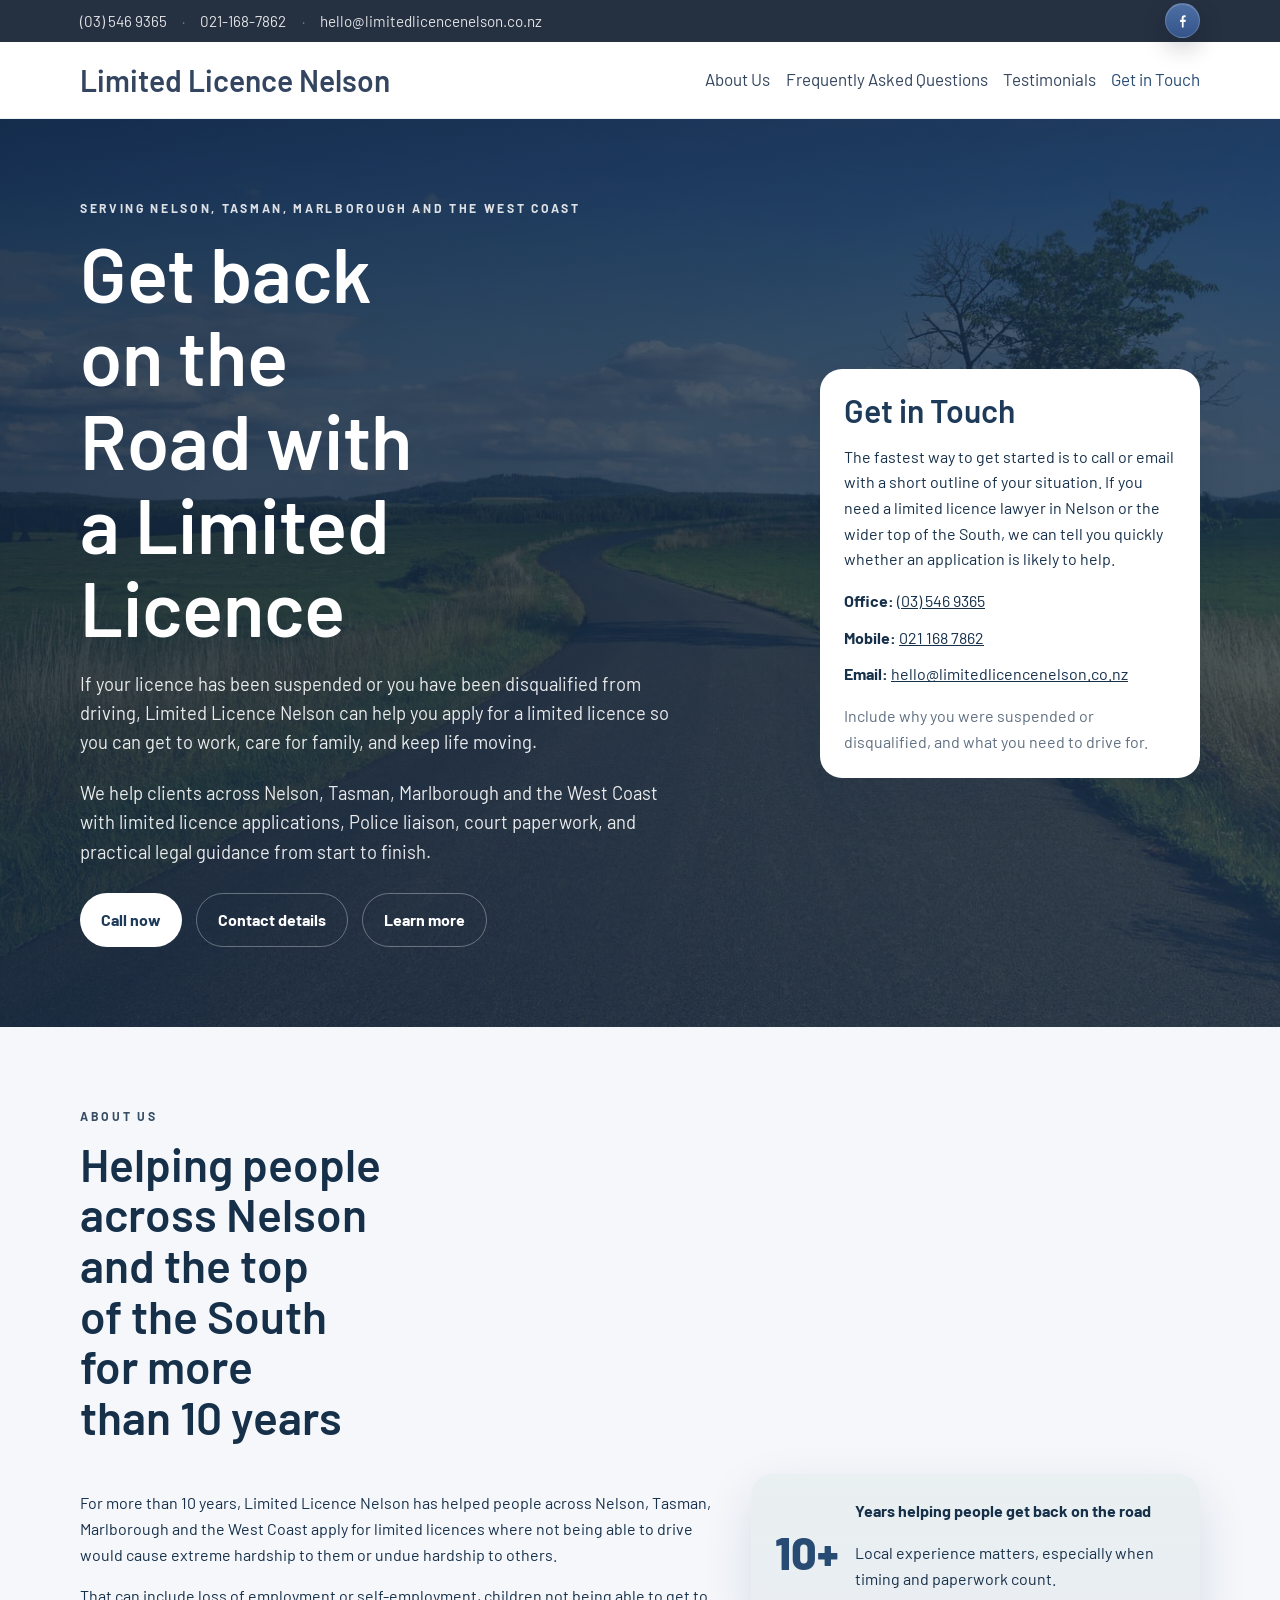
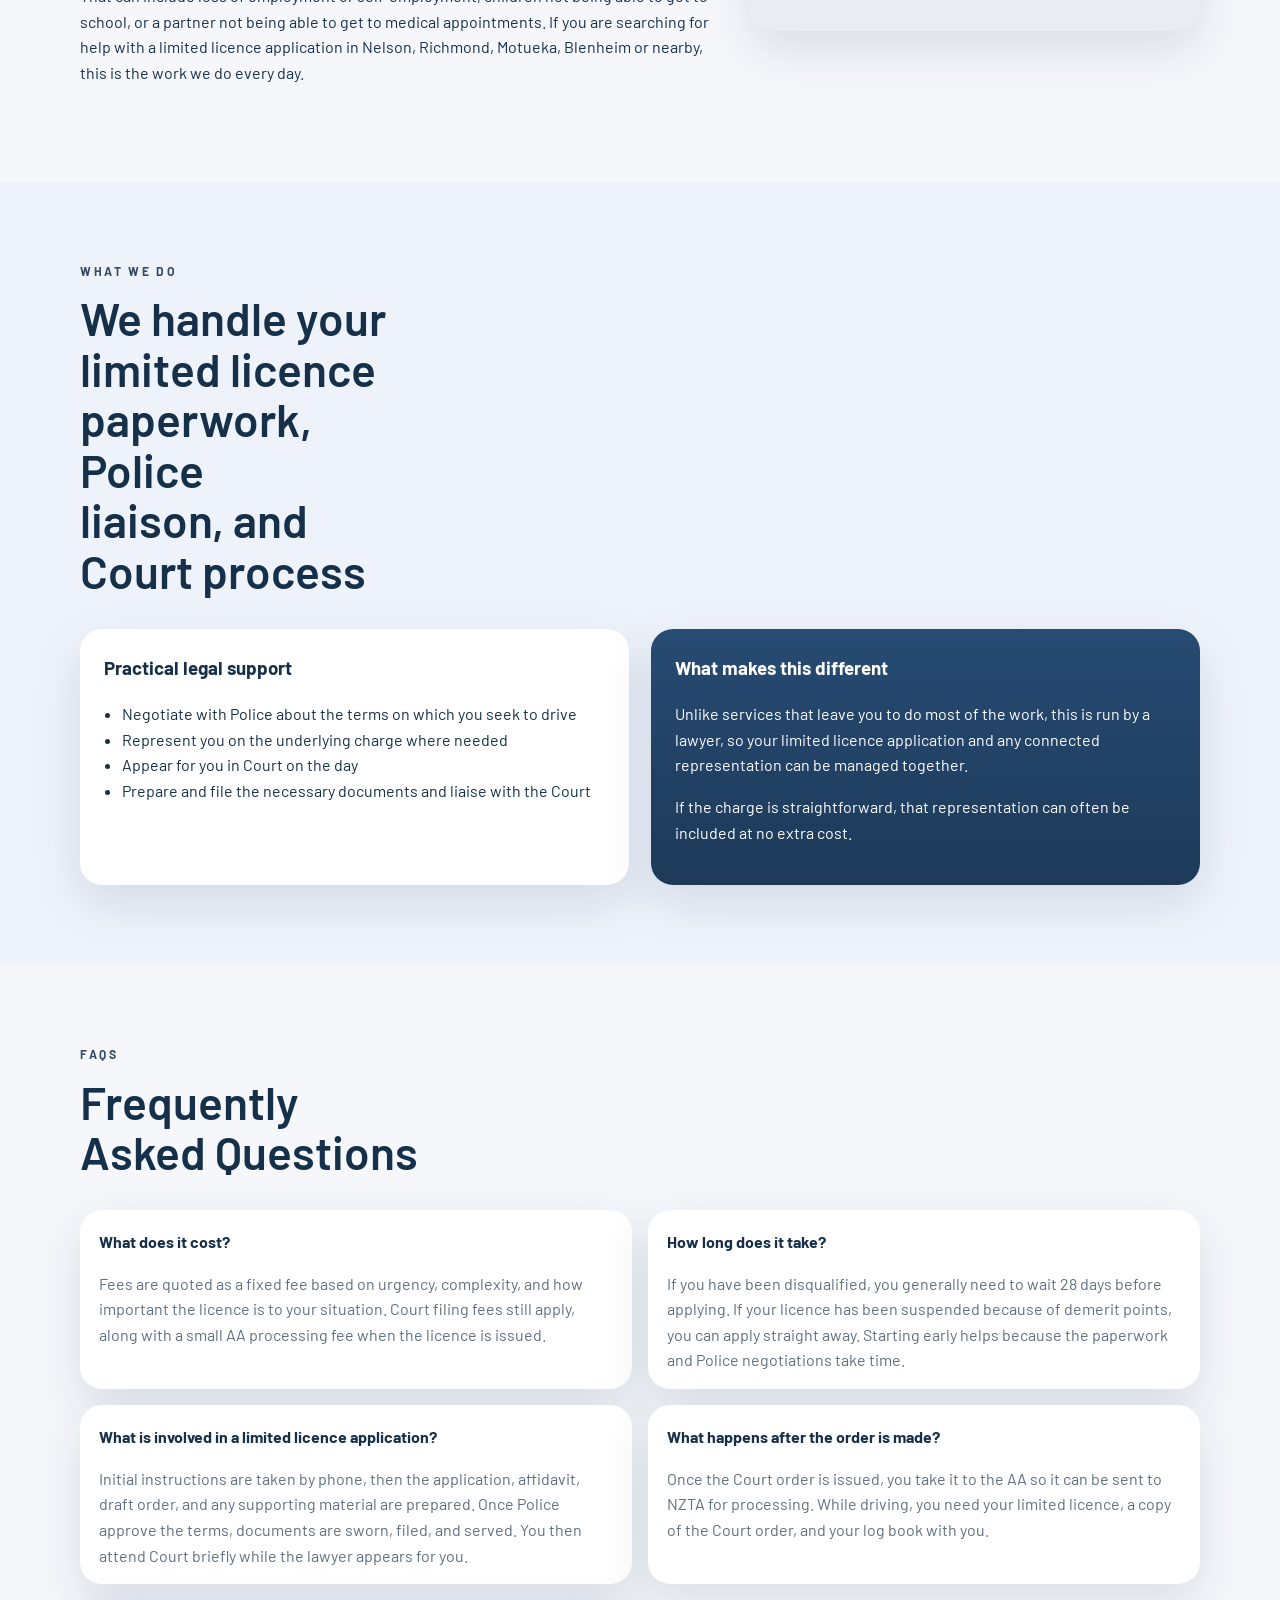
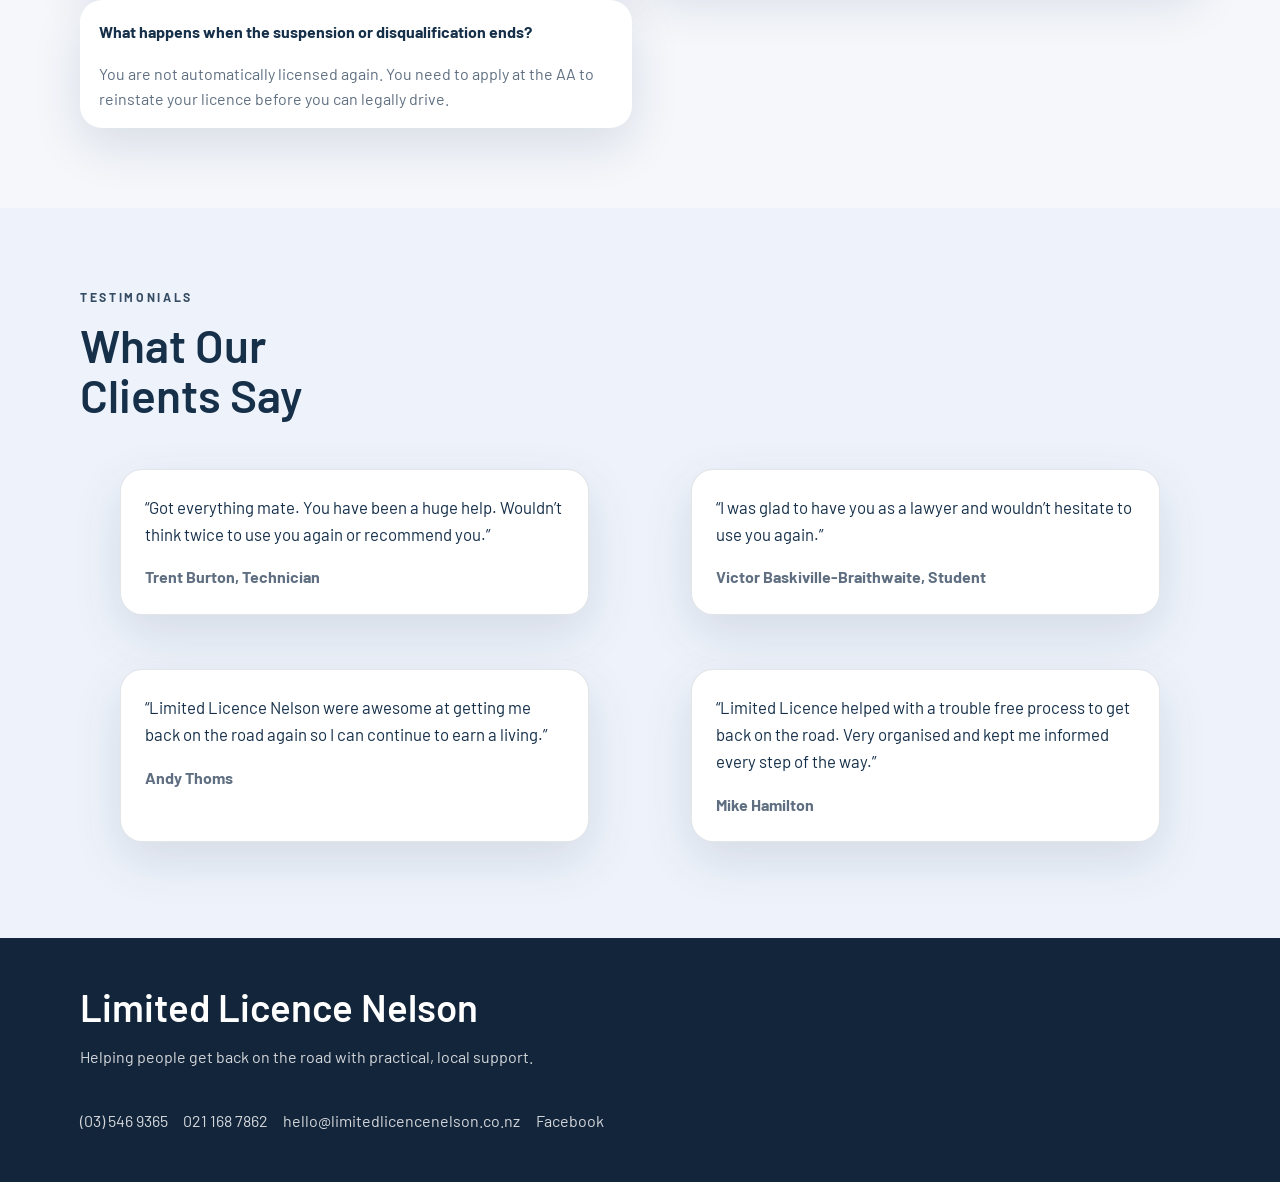
<file: index.html>
<!doctype html>
<html lang="en-NZ">
  <head>
    <meta charset="UTF-8" />
    <meta name="viewport" content="width=device-width, initial-scale=1.0" />
    <title>Limited Licence Nelson | Lawyer for Suspensions &amp; Disqualifications</title>
    <meta
      name="description"
      content="Get back on the road in Nelson, Tasman, Marlborough. Fixed-fee limited licence applications, Police liaison, court support. Call (03) 546 9365."
    />
    <meta name="robots" content="index,follow,max-image-preview:large" />
    <meta name="author" content="Limited Licence Nelson" />
    <link rel="preconnect" href="https://fonts.googleapis.com" />
    <link rel="preconnect" href="https://fonts.gstatic.com" crossorigin />
    <link
      href="https://fonts.googleapis.com/css2?family=Barlow:wght@400;500;600;700&display=swap"
      rel="stylesheet"
    />
    <link rel="icon" type="image/png" href="assets/favicon.png" />
    <link rel="preload" as="image" href="assets/hero.webp" fetchpriority="high" />
    <link rel="preload" as="image" href="assets/hero.jpg" />
    <link rel="canonical" href="https://limitedlicencenelson.co.nz/" />
    <meta property="og:title" content="Limited Licence Nelson | Lawyer for Suspensions &amp; Disqualifications" />
    <meta property="og:description" content="Get back on the road in Nelson, Tasman, Marlborough. Fixed-fee limited licence applications, Police liaison, court support. Call (03) 546 9365." />
    <meta property="og:type" content="website" />
    <meta property="og:url" content="https://limitedlicencenelson.co.nz/" />
    <meta property="og:image" content="https://limitedlicencenelson.co.nz/assets/hero.webp" />
    <meta property="og:image:width" content="1617" />
    <meta property="og:image:height" content="904" />
    <meta property="og:image:alt" content="Limited Licence Nelson helping people get back on the road" />
    <meta property="og:site_name" content="Limited Licence Nelson" />
    <meta property="og:locale" content="en_NZ" />
    <meta name="twitter:card" content="summary_large_image" />
    <meta name="twitter:title" content="Limited Licence Nelson | Lawyer for Suspensions &amp; Disqualifications" />
    <meta name="twitter:description" content="Get back on the road in Nelson, Tasman, Marlborough. Fixed-fee limited licence applications, Police liaison, court support. Call (03) 546 9365." />
    <meta name="twitter:image" content="https://limitedlicencenelson.co.nz/assets/hero.webp" />
    <script type="application/ld+json">
      {
        "@context": "https://schema.org",
        "@type": "LegalService",
        "@id": "https://limitedlicencenelson.co.nz/#legalservice",
        "name": "Limited Licence Nelson",
        "url": "https://limitedlicencenelson.co.nz/",
        "image": "https://limitedlicencenelson.co.nz/assets/hero.jpg",
        "description": "Limited Licence Nelson helps people across Nelson, Tasman, Marlborough and the West Coast apply for a limited licence with practical legal support, paperwork preparation, Police liaison and Court representation.",
        "email": "hello@limitedlicencenelson.co.nz",
        "telephone": "+64 3 546 9365",
        "sameAs": ["https://www.facebook.com/nelsonlicence/"],
        "areaServed": [
          { "@type": "AdministrativeArea", "name": "Nelson" },
          { "@type": "AdministrativeArea", "name": "Tasman" },
          { "@type": "AdministrativeArea", "name": "Marlborough" },
          { "@type": "AdministrativeArea", "name": "West Coast" }
        ],
        "contactPoint": [
          {
            "@type": "ContactPoint",
            "telephone": "+64 3 546 9365",
            "contactType": "customer service",
            "areaServed": "NZ",
            "availableLanguage": "en-NZ"
          },
          {
            "@type": "ContactPoint",
            "telephone": "+64 21 168 7862",
            "contactType": "customer service",
            "areaServed": "NZ",
            "availableLanguage": "en-NZ"
          }
        ]
      }
    </script>
    <script type="application/ld+json">
      {
        "@context": "https://schema.org",
        "@type": "FAQPage",
        "mainEntity": [
          {
            "@type": "Question",
            "name": "What does it cost?",
            "acceptedAnswer": {
              "@type": "Answer",
              "text": "Fees are quoted as a fixed fee based on urgency, complexity, and how important the licence is to your situation. Court filing fees still apply, along with a small AA processing fee when the licence is issued."
            }
          },
          {
            "@type": "Question",
            "name": "How long does it take?",
            "acceptedAnswer": {
              "@type": "Answer",
              "text": "If you have been disqualified, you generally need to wait 28 days before applying. If your licence has been suspended because of demerit points, you can apply straight away. Starting early helps because the paperwork and Police negotiations take time."
            }
          },
          {
            "@type": "Question",
            "name": "What is involved?",
            "acceptedAnswer": {
              "@type": "Answer",
              "text": "Initial instructions are taken by phone, then the application, affidavit, draft order, and any supporting material are prepared. Once Police approve the terms, documents are sworn, filed, and served. You then attend Court briefly while the lawyer appears for you."
            }
          },
          {
            "@type": "Question",
            "name": "What happens after the order is made?",
            "acceptedAnswer": {
              "@type": "Answer",
              "text": "Once the Court order is issued, you take it to the AA so it can be sent to NZTA for processing. While driving, you need your limited licence, a copy of the Court order, and your log book with you."
            }
          },
          {
            "@type": "Question",
            "name": "What happens when the suspension or disqualification ends?",
            "acceptedAnswer": {
              "@type": "Answer",
              "text": "You are not automatically licensed again. You need to apply at the AA to reinstate your licence before you can legally drive."
            }
          }
        ]
      }
    </script>
    <script type="application/ld+json">
    {
      "@context": "https://schema.org",
      "@type": "LegalService",
      "name": "Limited Licence Nelson",
      "url": "https://limitedlicencenelson.co.nz/",
      "description": "Limited licence legal help for Nelson, Tasman and Marlborough, including applications, police liaison and court support.",
      "areaServed": [
        "Nelson",
        "Tasman",
        "Marlborough"
      ],
      "telephone": "+64 3 546 9365",
      "address": {
        "@type": "PostalAddress",
        "addressLocality": "Nelson",
        "addressRegion": "Tasman",
        "addressCountry": "NZ"
      },
      "sameAs": [
        "https://www.facebook.com/nelsonlicence/"
      ]
    }
    </script>
    <link rel="stylesheet" href="styles.css" />
  </head>
  <body>
    <header class="site-header">
      <div class="topbar">
        <div class="wrapper topbar-inner">
          <div class="topbar-links" aria-label="Contact details">
            <a href="tel:+6435469365">(03) 546 9365</a>
            <span class="topbar-sep" aria-hidden="true">·</span>
            <a href="tel:+64211687862">021-168-7862</a>
            <span class="topbar-sep" aria-hidden="true">·</span>
            <a href="mailto:hello@limitedlicencenelson.co.nz">hello@limitedlicencenelson.co.nz</a>
          </div>
          <a
            class="social-link"
            href="https://www.facebook.com/nelsonlicence/"
            target="_blank"
            rel="noreferrer"
            aria-label="Visit Limited Licence Nelson on Facebook"
          >
            <svg viewBox="0 0 24 24" aria-hidden="true" focusable="false">
              <path d="M13.5 21v-7.1h2.4l.4-2.8h-2.8V9.3c0-.8.2-1.4 1.4-1.4H16V5.4c-.2 0-.9-.1-1.8-.1-1.8 0-3.1 1.1-3.1 3.3v2.5H9v2.8h2.3V21h2.2Z" />
            </svg>
          </a>
        </div>
      </div>
      <nav class="nav wrapper" aria-label="Primary">
        <div class="brand">Limited Licence Nelson</div>
        <div class="nav-links">
          <a href="#about">About Us</a>
          <a href="#faq">Frequently Asked Questions</a>
          <a href="#testimonials">Testimonials</a>
          <a href="/contact/" class="nav-cta">Get in Touch</a>
        </div>
      </nav>
    </header>

    <main>
      <section class="hero">
        <img
          src="assets/hero.webp"
          alt="Nelson driving road landscape"
          class="hero-image"
          fetchpriority="high"
          decoding="async"
        />
        <div class="hero-overlay"></div>
        <div class="wrapper hero-inner">
          <div class="hero-copy">
            <p class="eyebrow">Serving Nelson, Tasman, Marlborough and the West Coast</p>
            <h1>Get back on the Road with a Limited Licence</h1>
            <p class="hero-text">
              If your licence has been suspended or you have been disqualified from driving,
              Limited Licence Nelson can help you apply for a limited licence so you can get
              to work, care for family, and keep life moving.
            </p>
            <p class="hero-text">
              We help clients across Nelson, Tasman, Marlborough and the West Coast with
              limited licence applications, Police liaison, court paperwork, and practical
              legal guidance from start to finish.
            </p>
            <div class="hero-actions">
              <a class="button button-primary" href="tel:+6435469365">Call now</a>
              <a class="button button-secondary" href="/contact/">Contact details</a>
              <a class="button button-secondary" href="#about">Learn more</a>
            </div>
          </div>
          <aside class="hero-card" id="contact">
            <h2>Get in Touch</h2>
            <p>
              The fastest way to get started is to call or email with a short outline of your
              situation. If you need a limited licence lawyer in Nelson or the wider top of the
              South, we can tell you quickly whether an application is likely to help.
            </p>
            <ul class="contact-list">
              <li><strong>Office:</strong> <a href="tel:+6435469365">(03) 546 9365</a></li>
              <li><strong>Mobile:</strong> <a href="tel:+64211687862">021 168 7862</a></li>
              <li>
                <strong>Email:</strong>
                <a href="mailto:hello@limitedlicencenelson.co.nz">hello@limitedlicencenelson.co.nz</a>
              </li>
            </ul>
            <p class="small-note">
              Include why you were suspended or disqualified, and what you need to drive for.
            </p>
          </aside>
        </div>
      </section>

      <section class="section wrapper" id="about">
        <div class="section-heading">
          <p class="eyebrow">About Us</p>
          <h2>Helping people across Nelson and the top of the South for more than 10 years</h2>
        </div>
        <div class="about-grid">
          <div>
            <p>
              For more than 10 years, Limited Licence Nelson has helped people across Nelson,
              Tasman, Marlborough and the West Coast apply for limited licences where not
              being able to drive would cause extreme hardship to them or undue hardship to
              others.
            </p>
            <p>
              That can include loss of employment or self-employment, children not being able
              to get to school, or a partner not being able to get to medical appointments.
              If you are searching for help with a limited licence application in Nelson,
              Richmond, Motueka, Blenheim or nearby, this is the work we do every day.
            </p>
          </div>
          <div class="highlight-card">
            <div class="stat">10+</div>
            <div>
              <strong>Years helping people get back on the road</strong>
              <p>Local experience matters, especially when timing and paperwork count.</p>
            </div>
          </div>
        </div>
      </section>

      <section class="section section-alt" id="process">
        <div class="wrapper">
          <div class="section-heading">
            <p class="eyebrow">What We Do</p>
            <h2>We handle your limited licence paperwork, Police liaison, and Court process</h2>
          </div>
          <div class="process-grid">
            <article class="card">
              <h3>Practical legal support</h3>
              <ul>
                <li>Negotiate with Police about the terms on which you seek to drive</li>
                <li>Represent you on the underlying charge where needed</li>
                <li>Appear for you in Court on the day</li>
                <li>Prepare and file the necessary documents and liaise with the Court</li>
              </ul>
            </article>
            <article class="card accent-card">
              <h3>What makes this different</h3>
              <p>
                Unlike services that leave you to do most of the work, this is run by a lawyer,
                so your limited licence application and any connected representation can be
                managed together.
              </p>
              <p>
                If the charge is straightforward, that representation can often be included at
                no extra cost.
              </p>
            </article>
          </div>
        </div>
      </section>

      <section class="section wrapper" id="faq">
        <div class="section-heading">
          <p class="eyebrow">FAQs</p>
          <h2>Frequently Asked Questions</h2>
        </div>
        <div class="faq-grid">
          <details open>
            <summary>What does it cost?</summary>
            <p>
              Fees are quoted as a fixed fee based on urgency, complexity, and how important the
              licence is to your situation. Court filing fees still apply, along with a small AA
              processing fee when the licence is issued.
            </p>
          </details>
          <details open>
            <summary>How long does it take?</summary>
            <p>
              If you have been disqualified, you generally need to wait 28 days before applying.
              If your licence has been suspended because of demerit points, you can apply
              straight away. Starting early helps because the paperwork and Police negotiations
              take time.
            </p>
          </details>
          <details open>
            <summary>What is involved in a limited licence application?</summary>
            <p>
              Initial instructions are taken by phone, then the application, affidavit, draft
              order, and any supporting material are prepared. Once Police approve the terms,
              documents are sworn, filed, and served. You then attend Court briefly while the
              lawyer appears for you.
            </p>
          </details>
          <details open>
            <summary>What happens after the order is made?</summary>
            <p>
              Once the Court order is issued, you take it to the AA so it can be sent to NZTA for
              processing. While driving, you need your limited licence, a copy of the Court order,
              and your log book with you.
            </p>
          </details>
          <details open>
            <summary>What happens when the suspension or disqualification ends?</summary>
            <p>
              You are not automatically licensed again. You need to apply at the AA to reinstate
              your licence before you can legally drive.
            </p>
          </details>
        </div>
      </section>

      <section class="section section-alt" id="testimonials">
        <div class="wrapper">
          <div class="section-heading">
            <p class="eyebrow">Testimonials</p>
            <h2>What Our Clients Say</h2>
          </div>
          <div class="testimonials-grid">
            <blockquote class="testimonial">
              <p>“Got everything mate. You have been a huge help. Wouldn’t think twice to use you again or recommend you.”</p>
              <footer>Trent Burton, Technician</footer>
            </blockquote>
            <blockquote class="testimonial">
              <p>“I was glad to have you as a lawyer and wouldn’t hesitate to use you again.”</p>
              <footer>Victor Baskiville-Braithwaite, Student</footer>
            </blockquote>
            <blockquote class="testimonial">
              <p>“Limited Licence Nelson were awesome at getting me back on the road again so I can continue to earn a living.”</p>
              <footer>Andy Thoms</footer>
            </blockquote>
            <blockquote class="testimonial">
              <p>“Limited Licence helped with a trouble free process to get back on the road. Very organised and kept me informed every step of the way.”</p>
              <footer>Mike Hamilton</footer>
            </blockquote>
          </div>
        </div>
      </section>
    </main>

    <footer class="site-footer">
      <div class="wrapper footer-inner">
        <div>
          <h2>Limited Licence Nelson</h2>
          <p>Helping people get back on the road with practical, local support.</p>
        </div>
        <div class="footer-links">
          <a href="tel:+6435469365">(03) 546 9365</a>
          <a href="tel:+64211687862">021 168 7862</a>
          <a href="mailto:hello@limitedlicencenelson.co.nz">hello@limitedlicencenelson.co.nz</a>
          <a href="https://www.facebook.com/nelsonlicence/" target="_blank" rel="noreferrer">Facebook</a>
        </div>
      </div>
    </footer>
  </body>
</html>
</file>
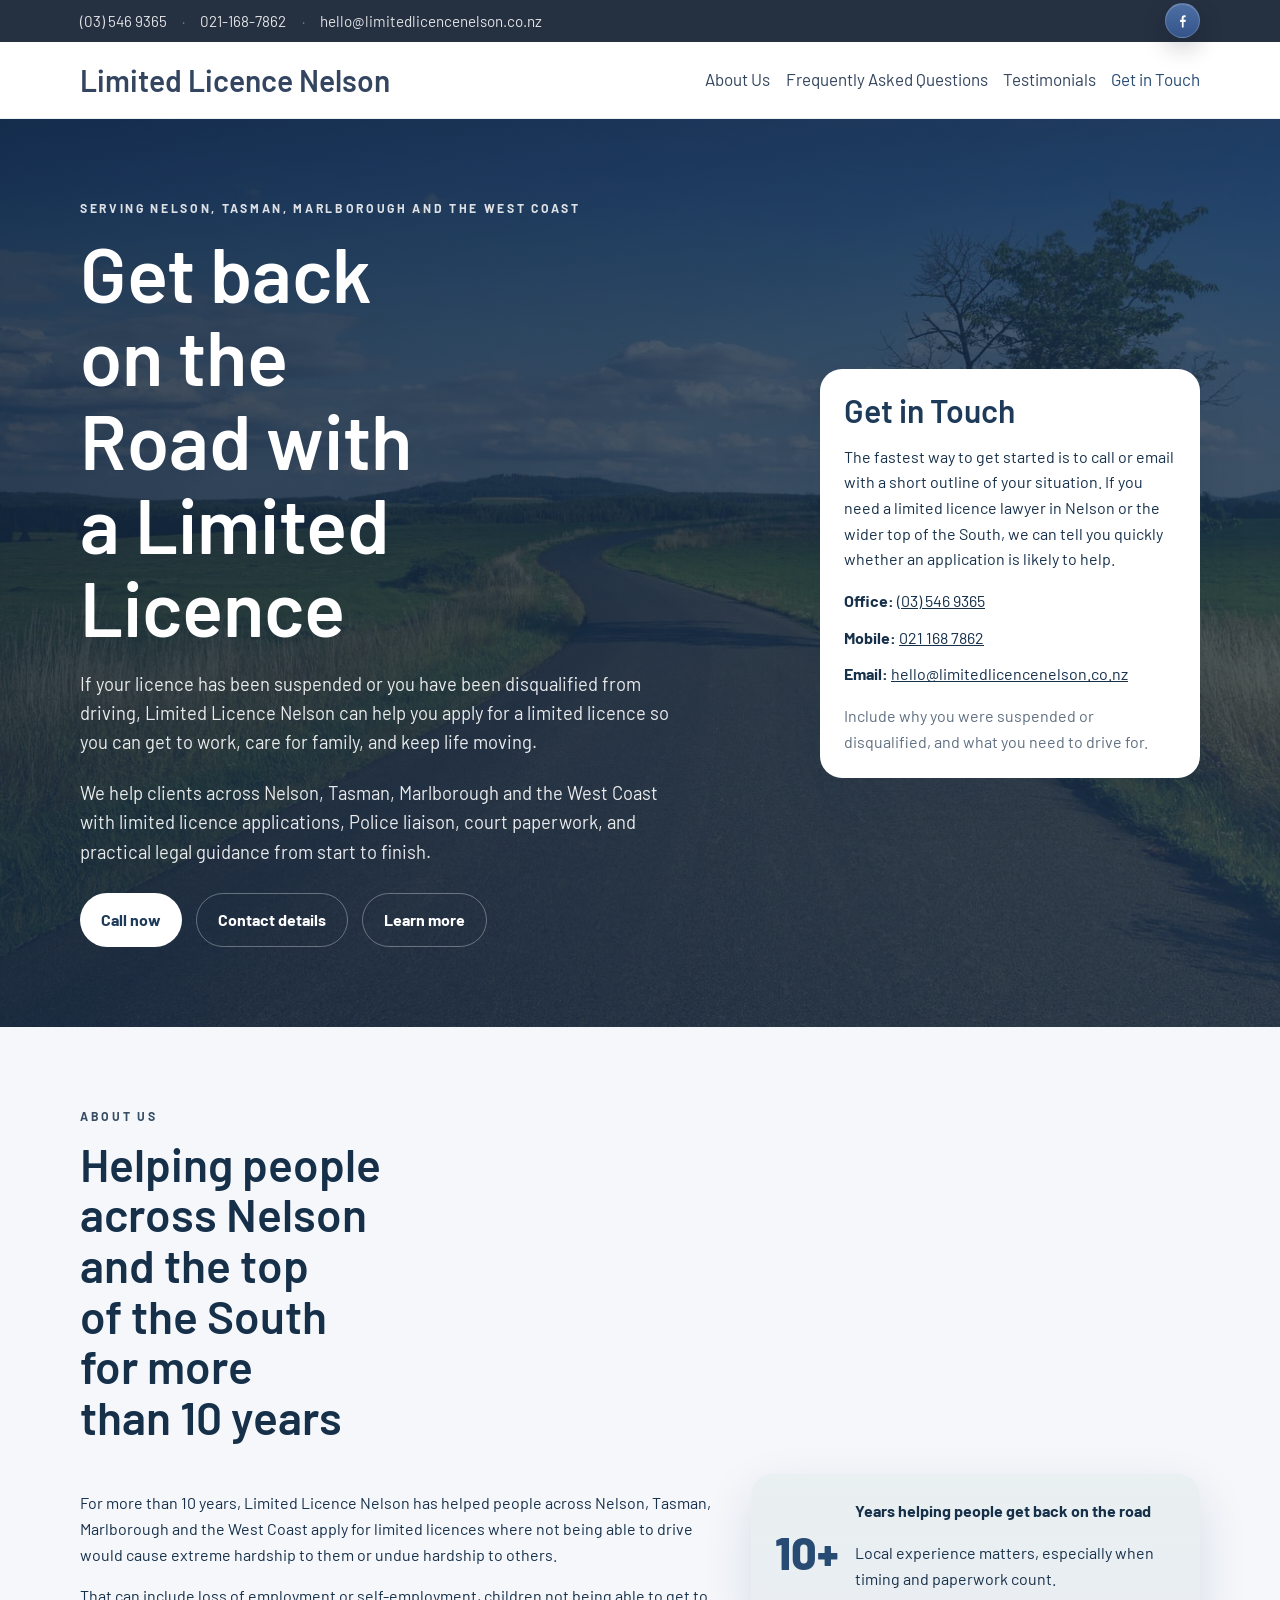
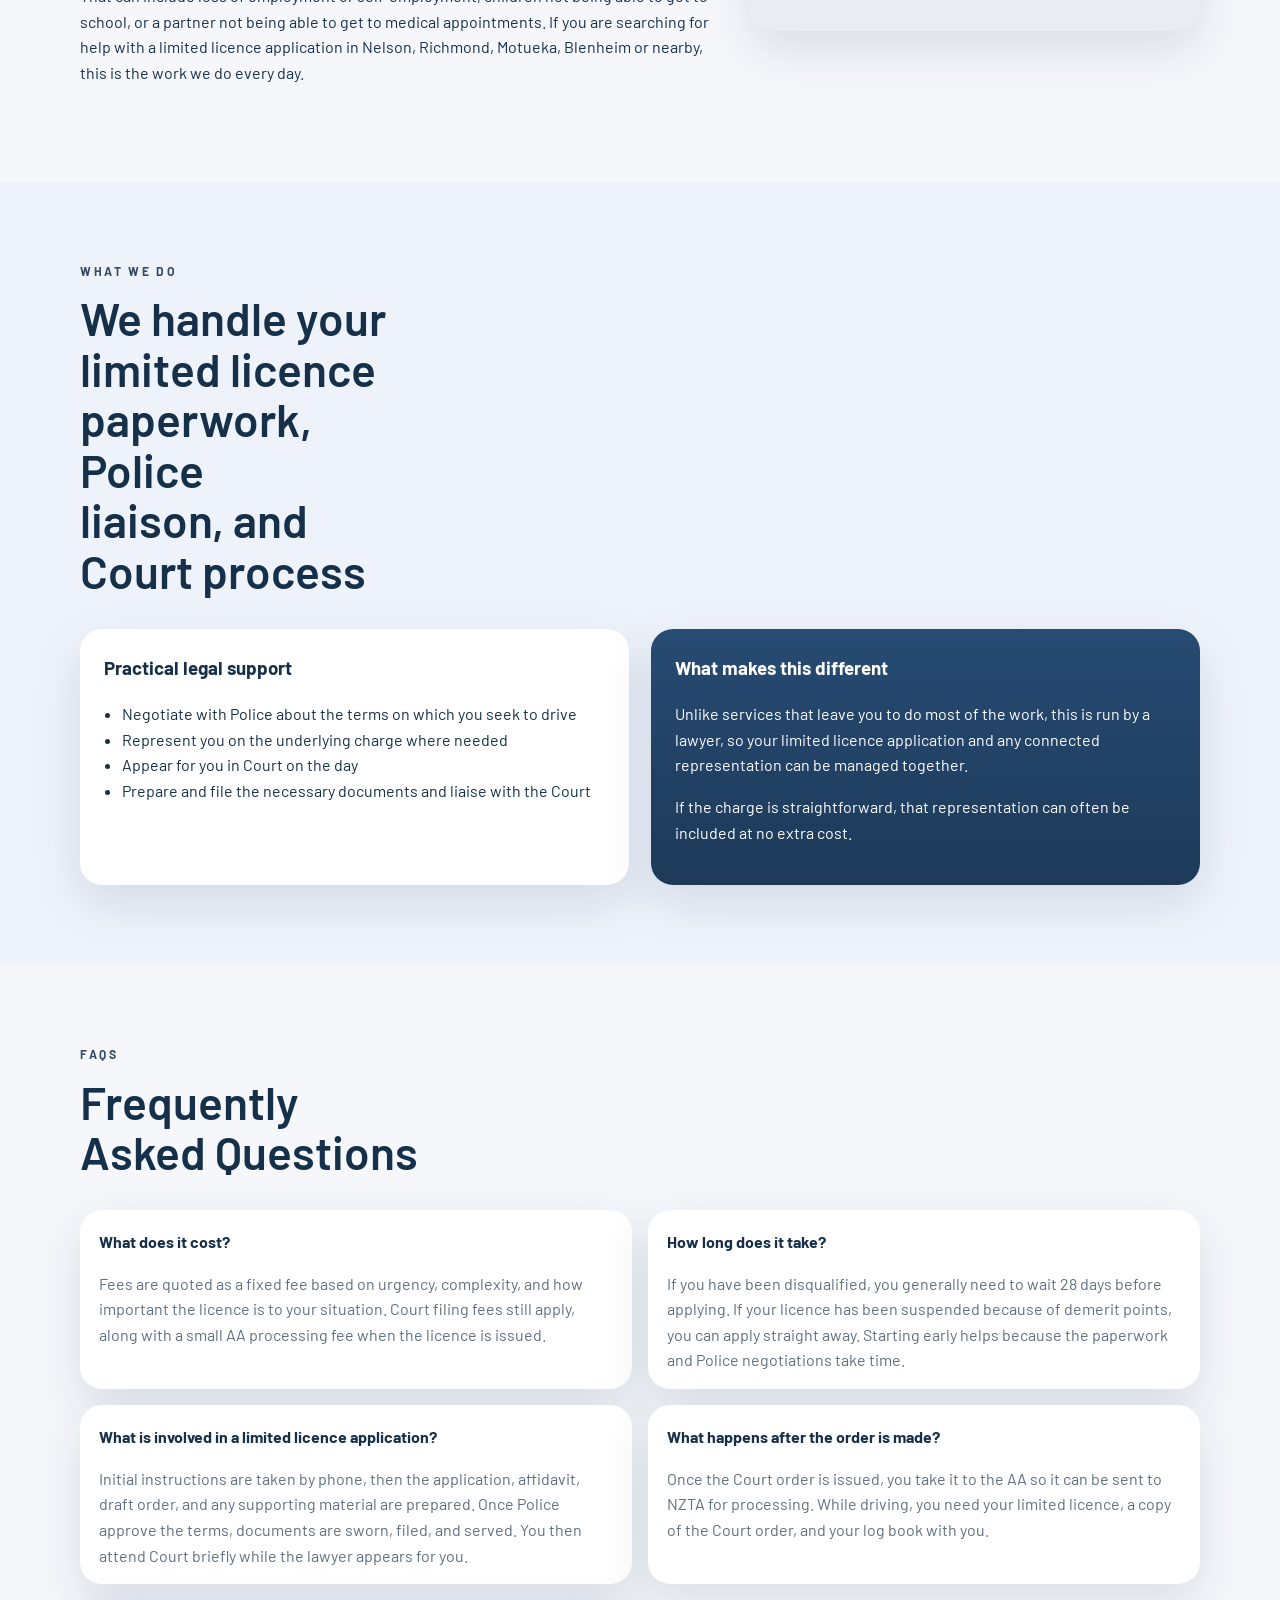
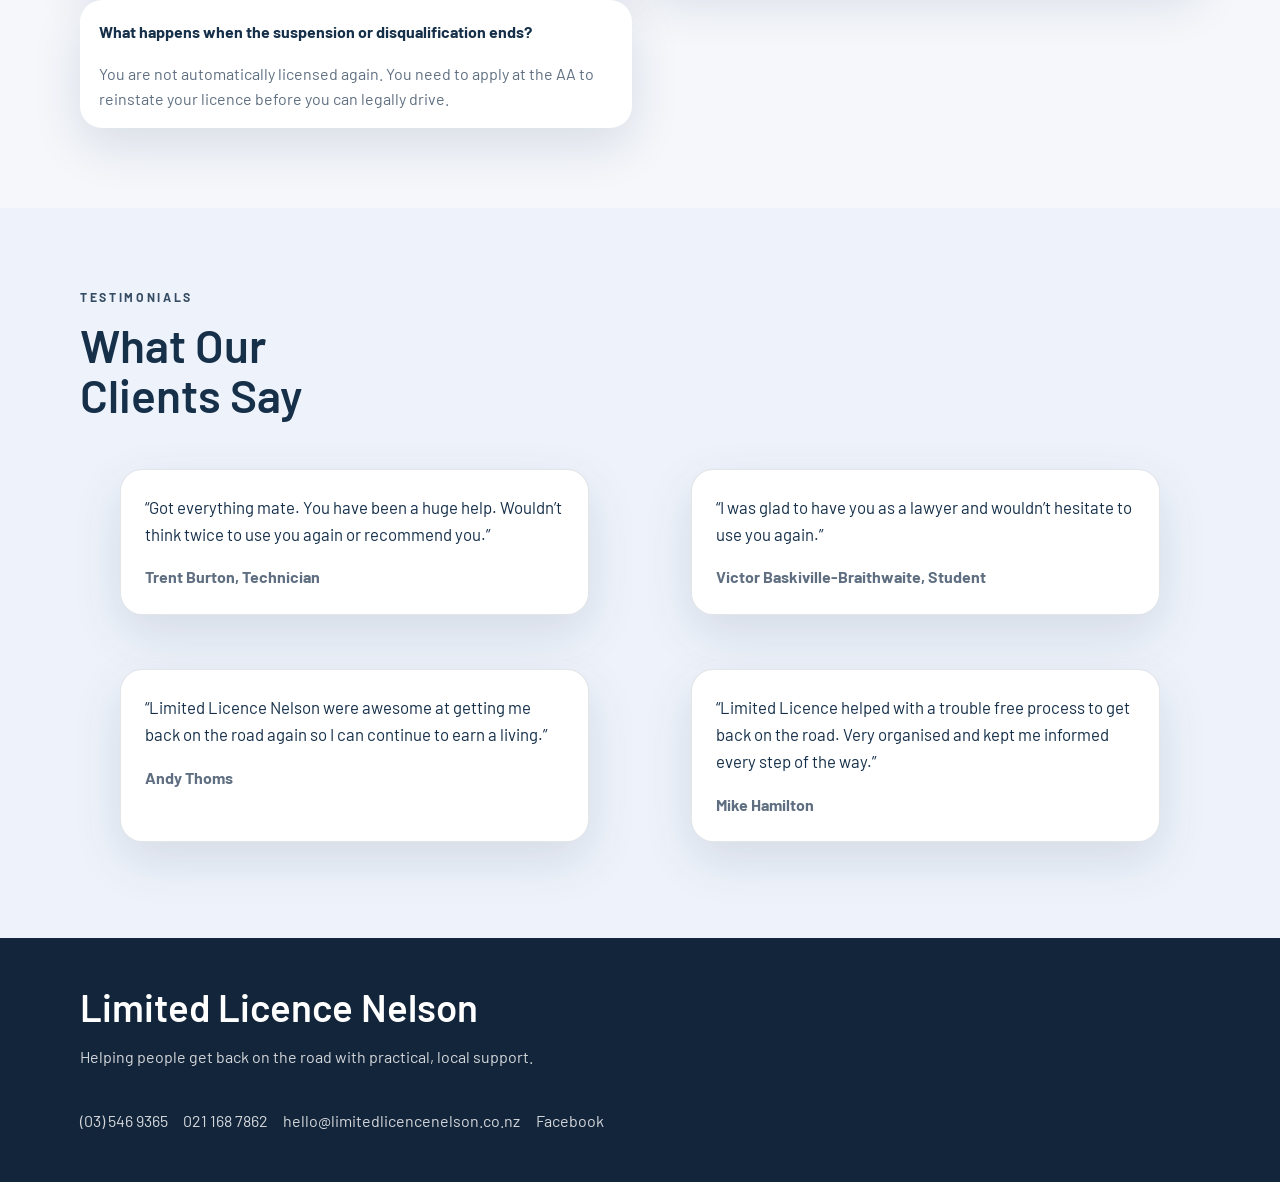
<file: about/index.html>
<!doctype html>
<html lang="en-NZ">
  <head>
    <meta charset="utf-8" />
    <meta name="viewport" content="width=device-width, initial-scale=1" />
    <title>About Us | Limited Licence Nelson</title>
    <meta name="description" content="Learn about Limited Licence Nelson and legal help for limited licence applications in Nelson, Tasman, Marlborough and the West Coast." />
    <link rel="canonical" href="https://limitedlicencenelson.co.nz/#about" />
    <meta http-equiv="refresh" content="0; url=/#about" />
    <script>
      window.location.replace('/#about');
    </script>
  </head>
  <body>
    <h1>About Us</h1>
    <p>This information is on the <a href="/#about">Limited Licence Nelson home page</a>.</p>
  </body>
</html>
</file>
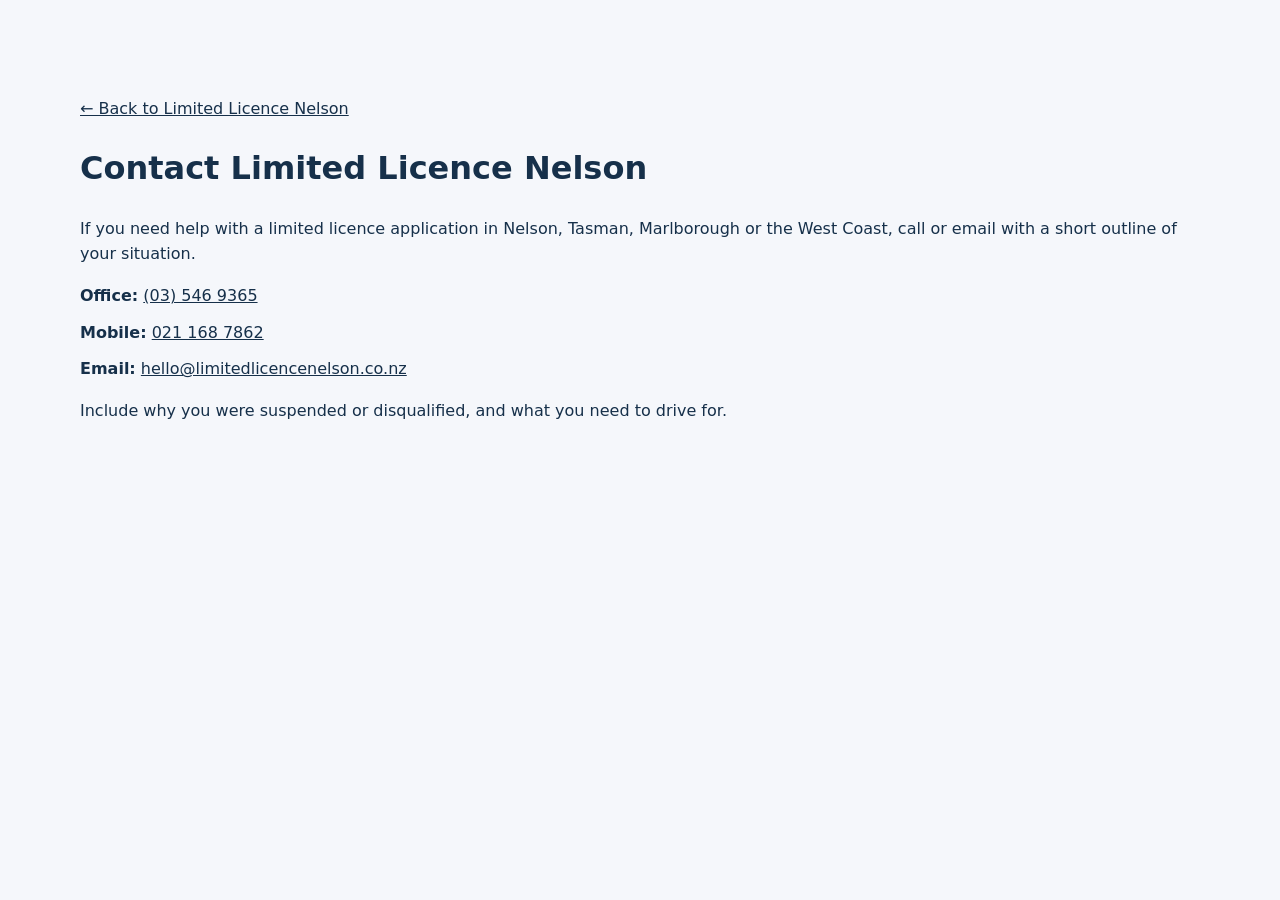
<file: contact/index.html>
<!doctype html>
<html lang="en-NZ">
  <head>
    <meta charset="utf-8" />
    <meta name="viewport" content="width=device-width, initial-scale=1" />
    <title>Contact | Limited Licence Nelson</title>
    <meta
      name="description"
      content="Contact Limited Licence Nelson for help with limited licence applications in Nelson, Tasman, Marlborough and the West Coast."
    />
    <link rel="canonical" href="https://limitedlicencenelson.co.nz/contact/" />
    <link rel="stylesheet" href="/styles.css" />
  </head>
  <body>
    <main class="section wrapper">
      <p><a href="/">← Back to Limited Licence Nelson</a></p>
      <h1>Contact Limited Licence Nelson</h1>
      <p>
        If you need help with a limited licence application in Nelson, Tasman,
        Marlborough or the West Coast, call or email with a short outline of your situation.
      </p>
      <ul class="contact-list">
        <li><strong>Office:</strong> <a href="tel:+6435469365">(03) 546 9365</a></li>
        <li><strong>Mobile:</strong> <a href="tel:+64211687862">021 168 7862</a></li>
        <li><strong>Email:</strong> <a href="mailto:hello@limitedlicencenelson.co.nz">hello@limitedlicencenelson.co.nz</a></li>
      </ul>
      <p>
        Include why you were suspended or disqualified, and what you need to drive for.
      </p>
    </main>
  </body>
</html>
</file>
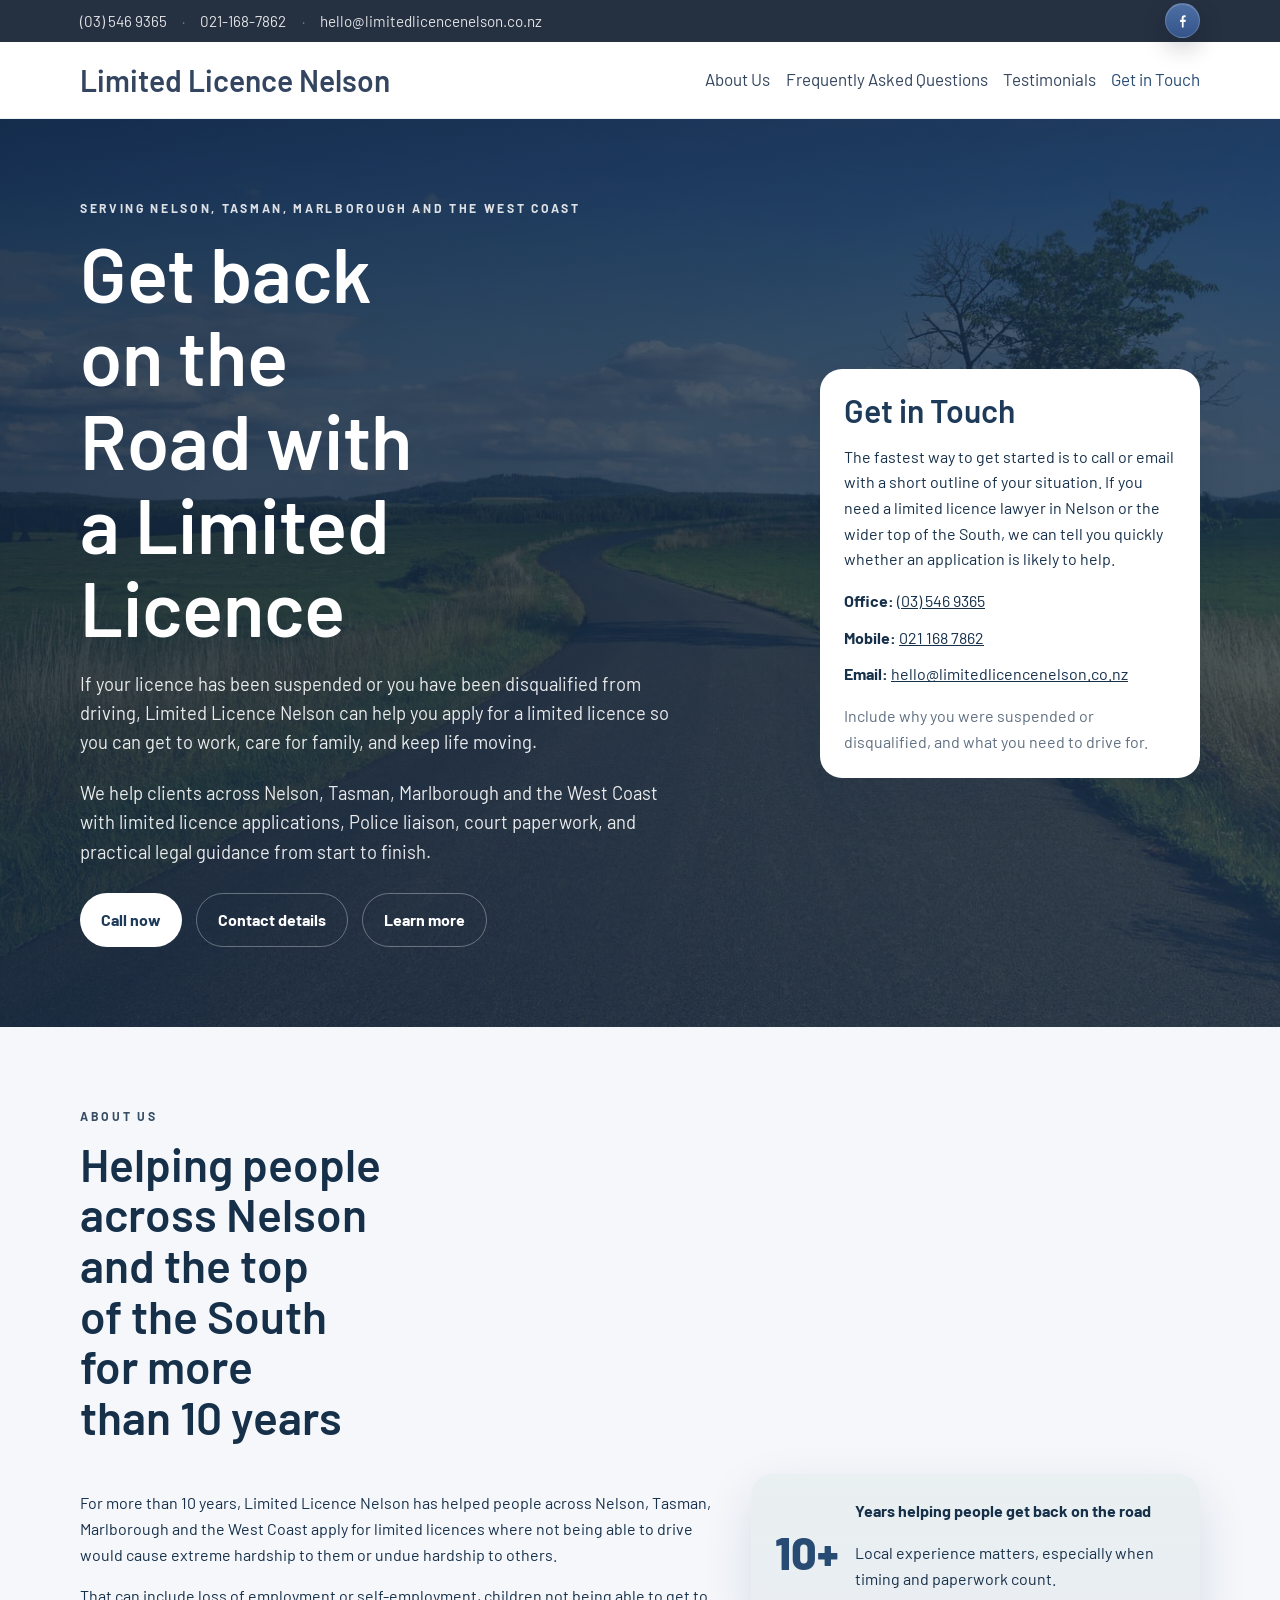
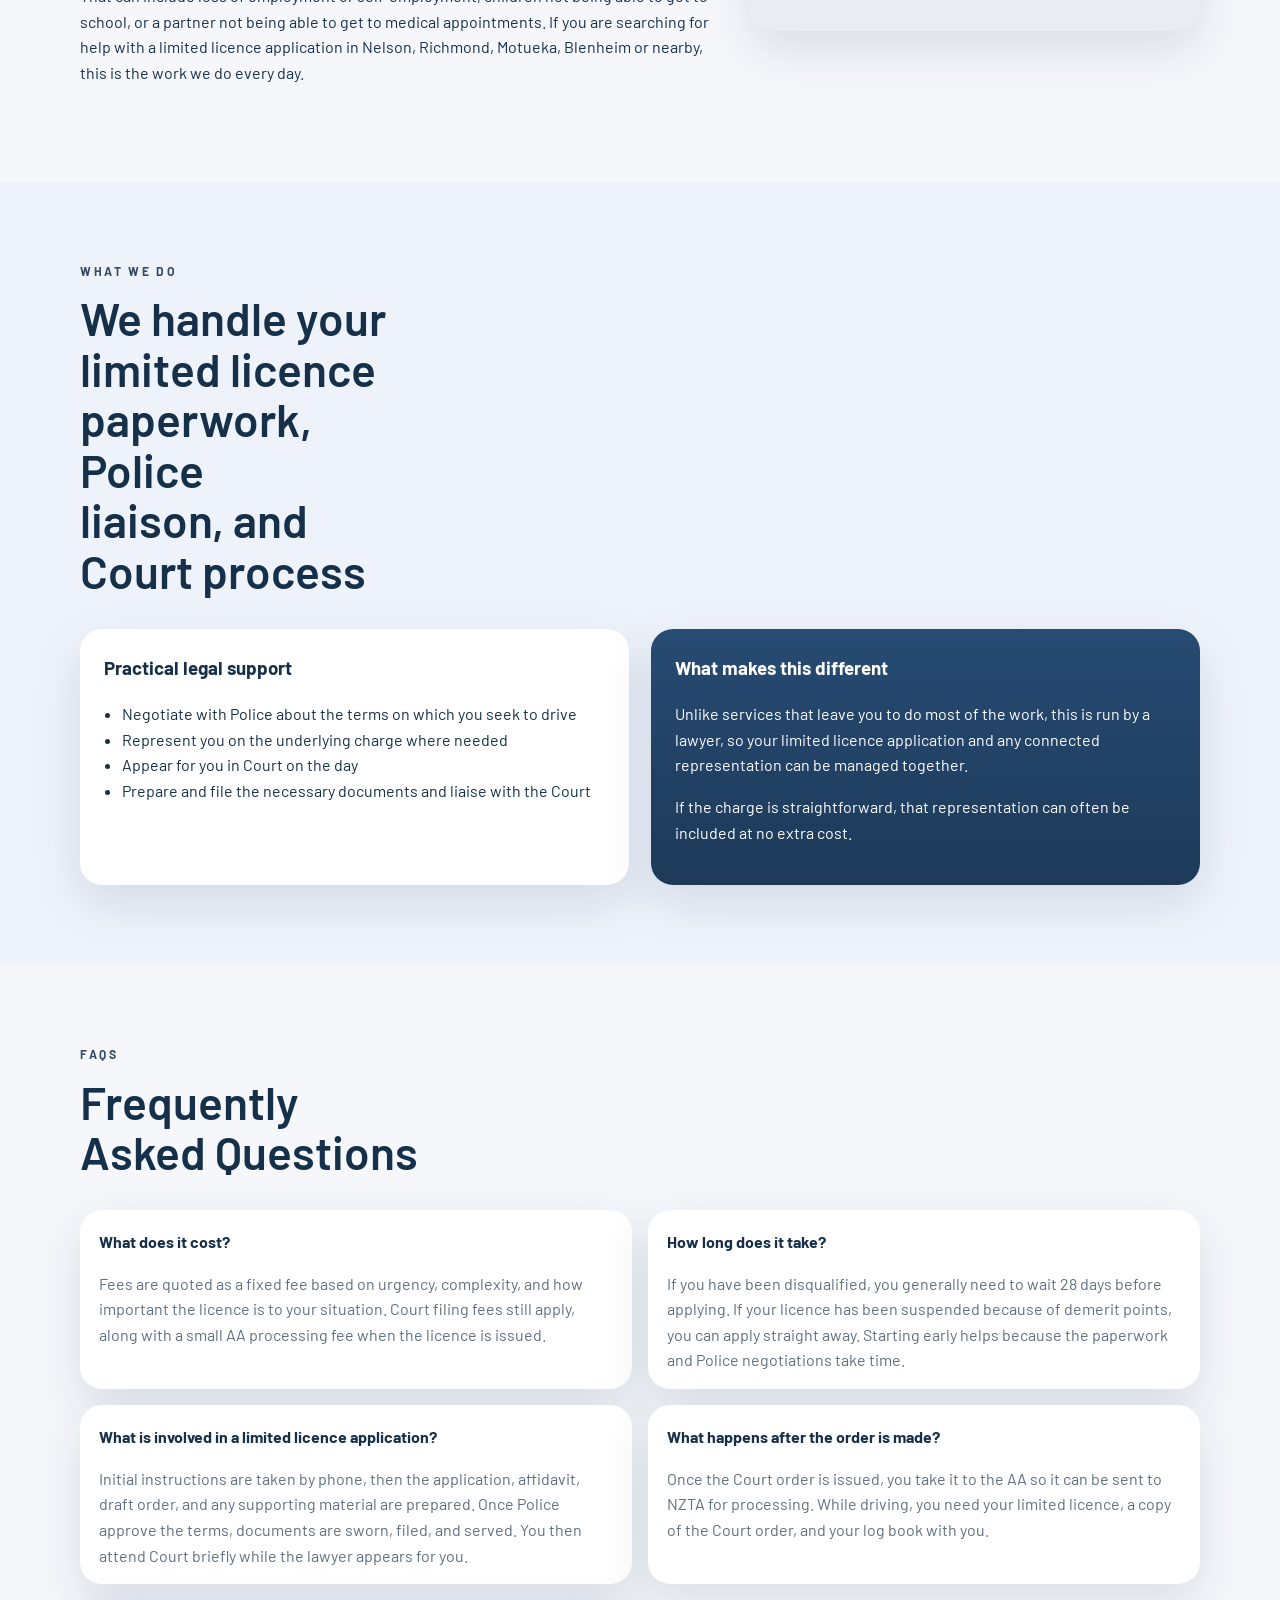
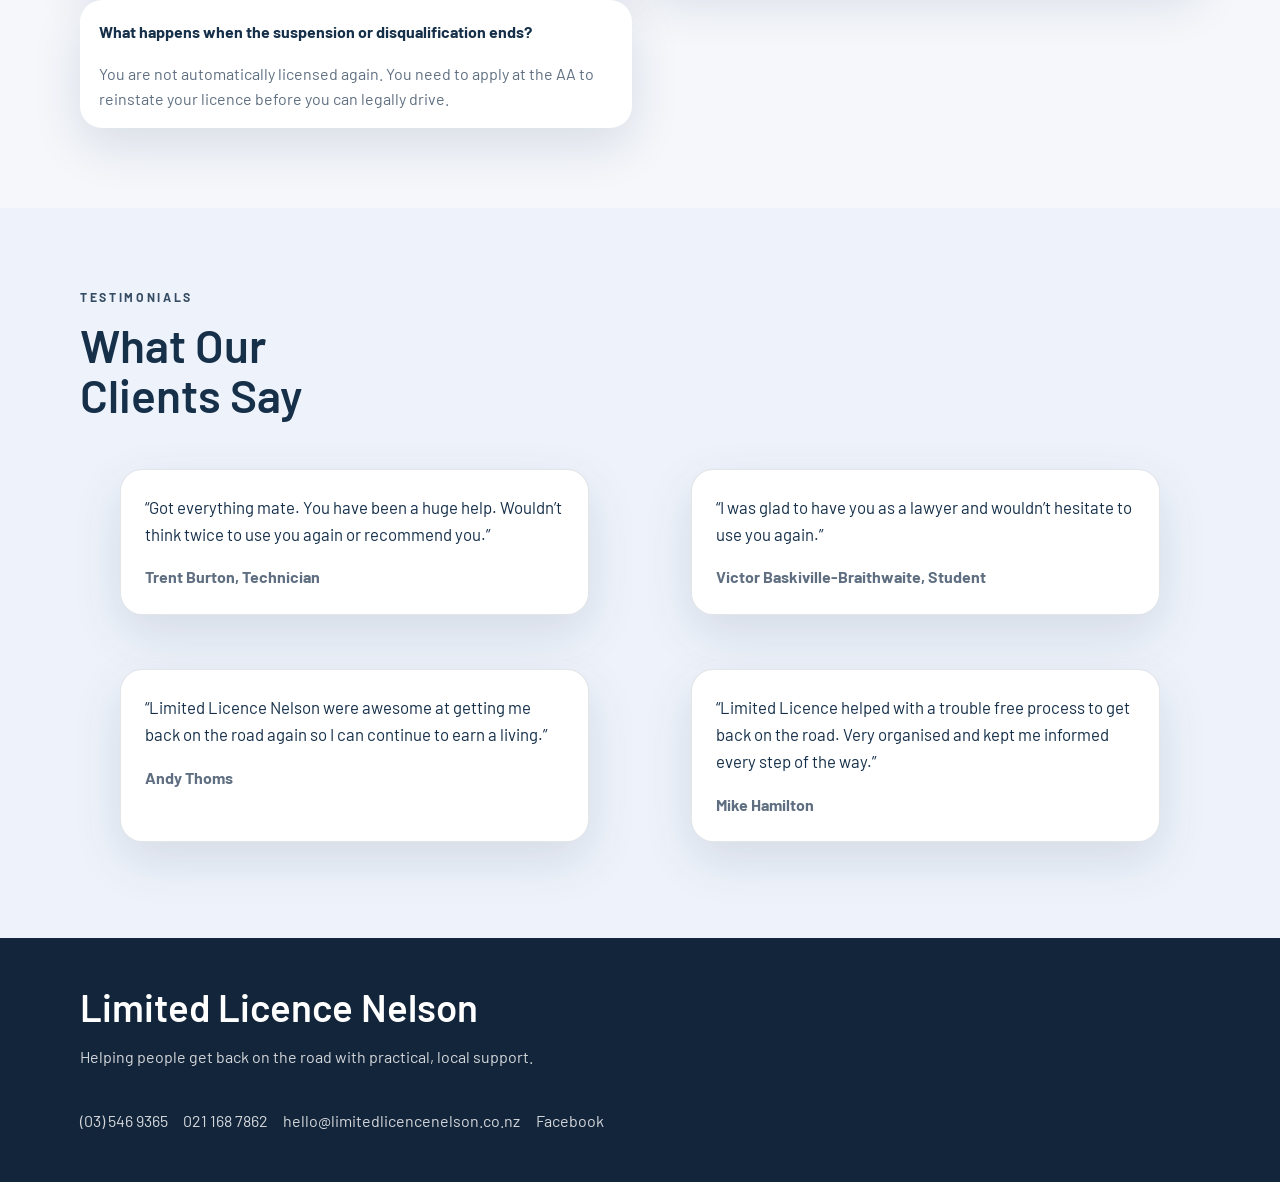
<file: faq/index.html>
<!doctype html>
<html lang="en-NZ">
  <head>
    <meta charset="utf-8" />
    <meta name="viewport" content="width=device-width, initial-scale=1" />
    <title>Frequently Asked Questions | Limited Licence Nelson</title>
    <meta name="description" content="Answers to common questions about limited licence applications, timing, costs, Court process and reinstatement." />
    <link rel="canonical" href="https://limitedlicencenelson.co.nz/#faq" />
    <meta http-equiv="refresh" content="0; url=/#faq" />
    <script>
      window.location.replace('/#faq');
    </script>
  </head>
  <body>
    <h1>Frequently Asked Questions</h1>
    <p>This information is on the <a href="/#faq">Limited Licence Nelson home page</a>.</p>
  </body>
</html>
</file>
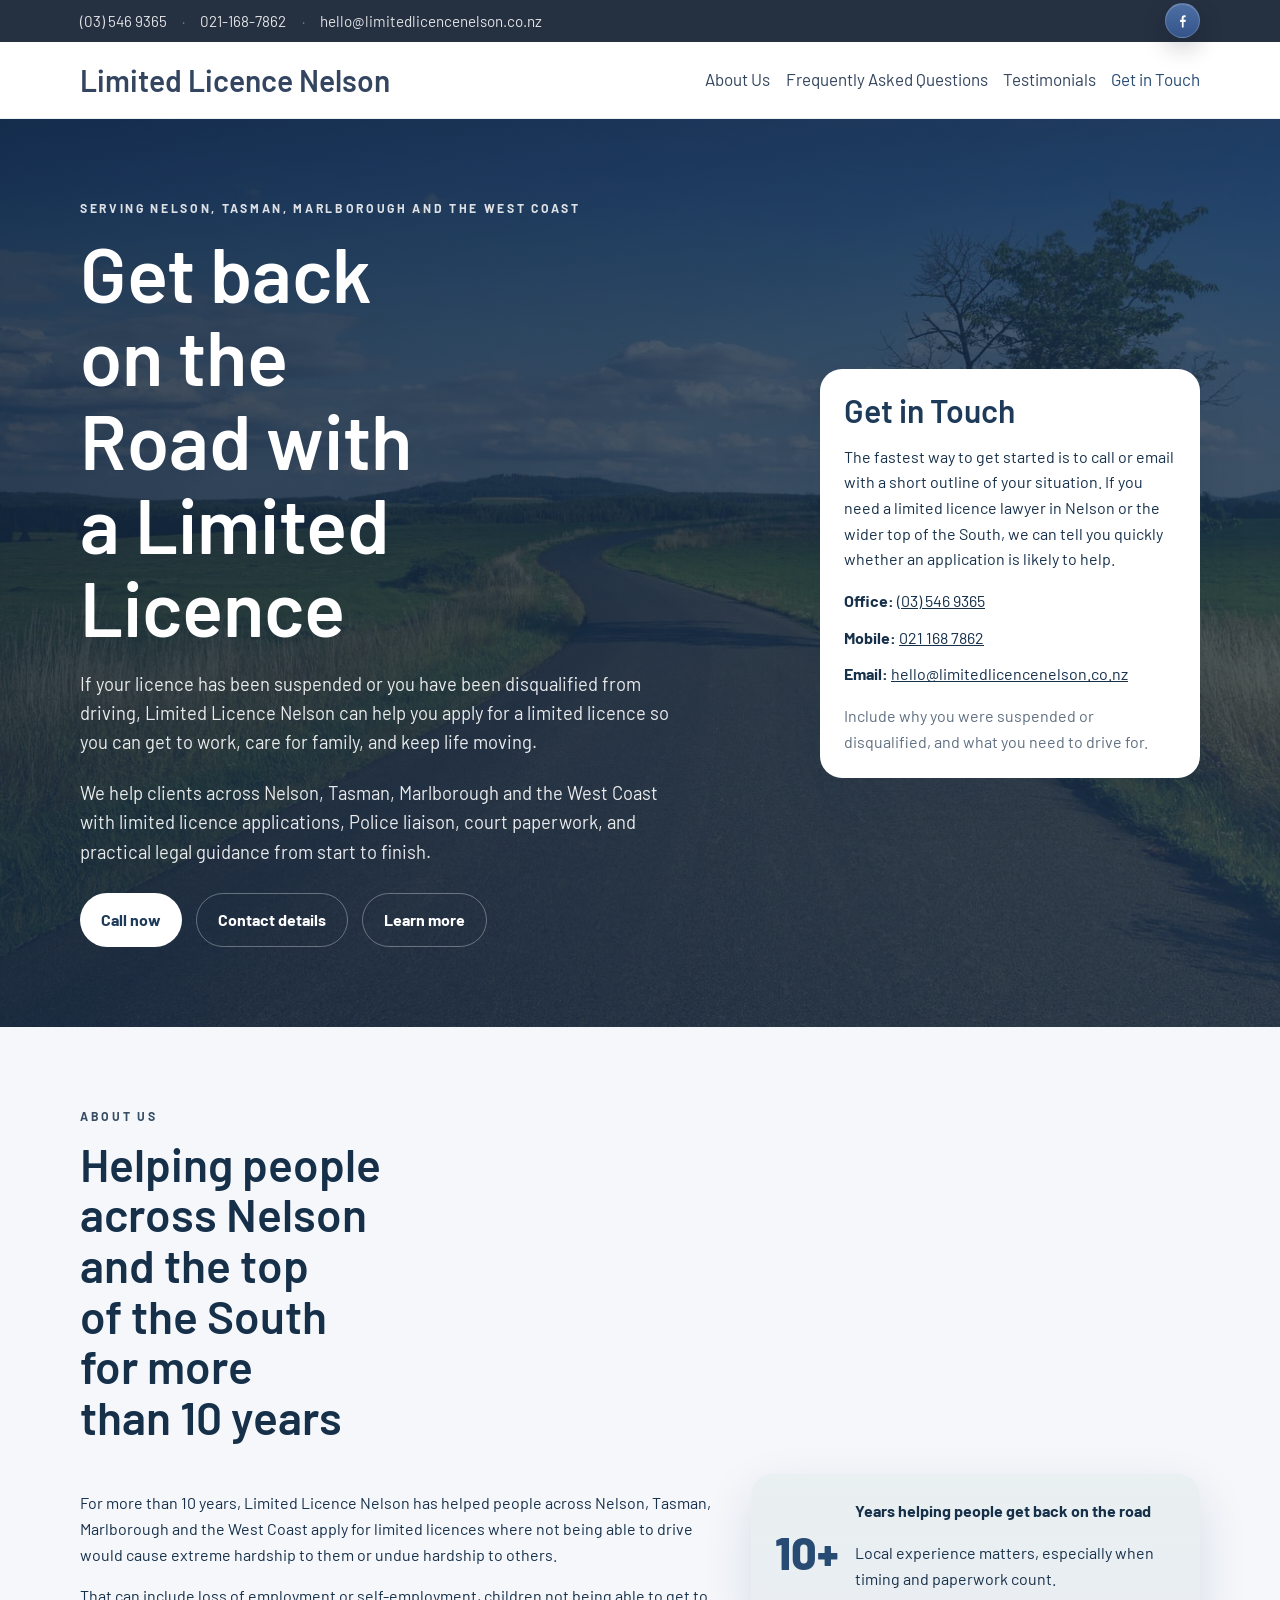
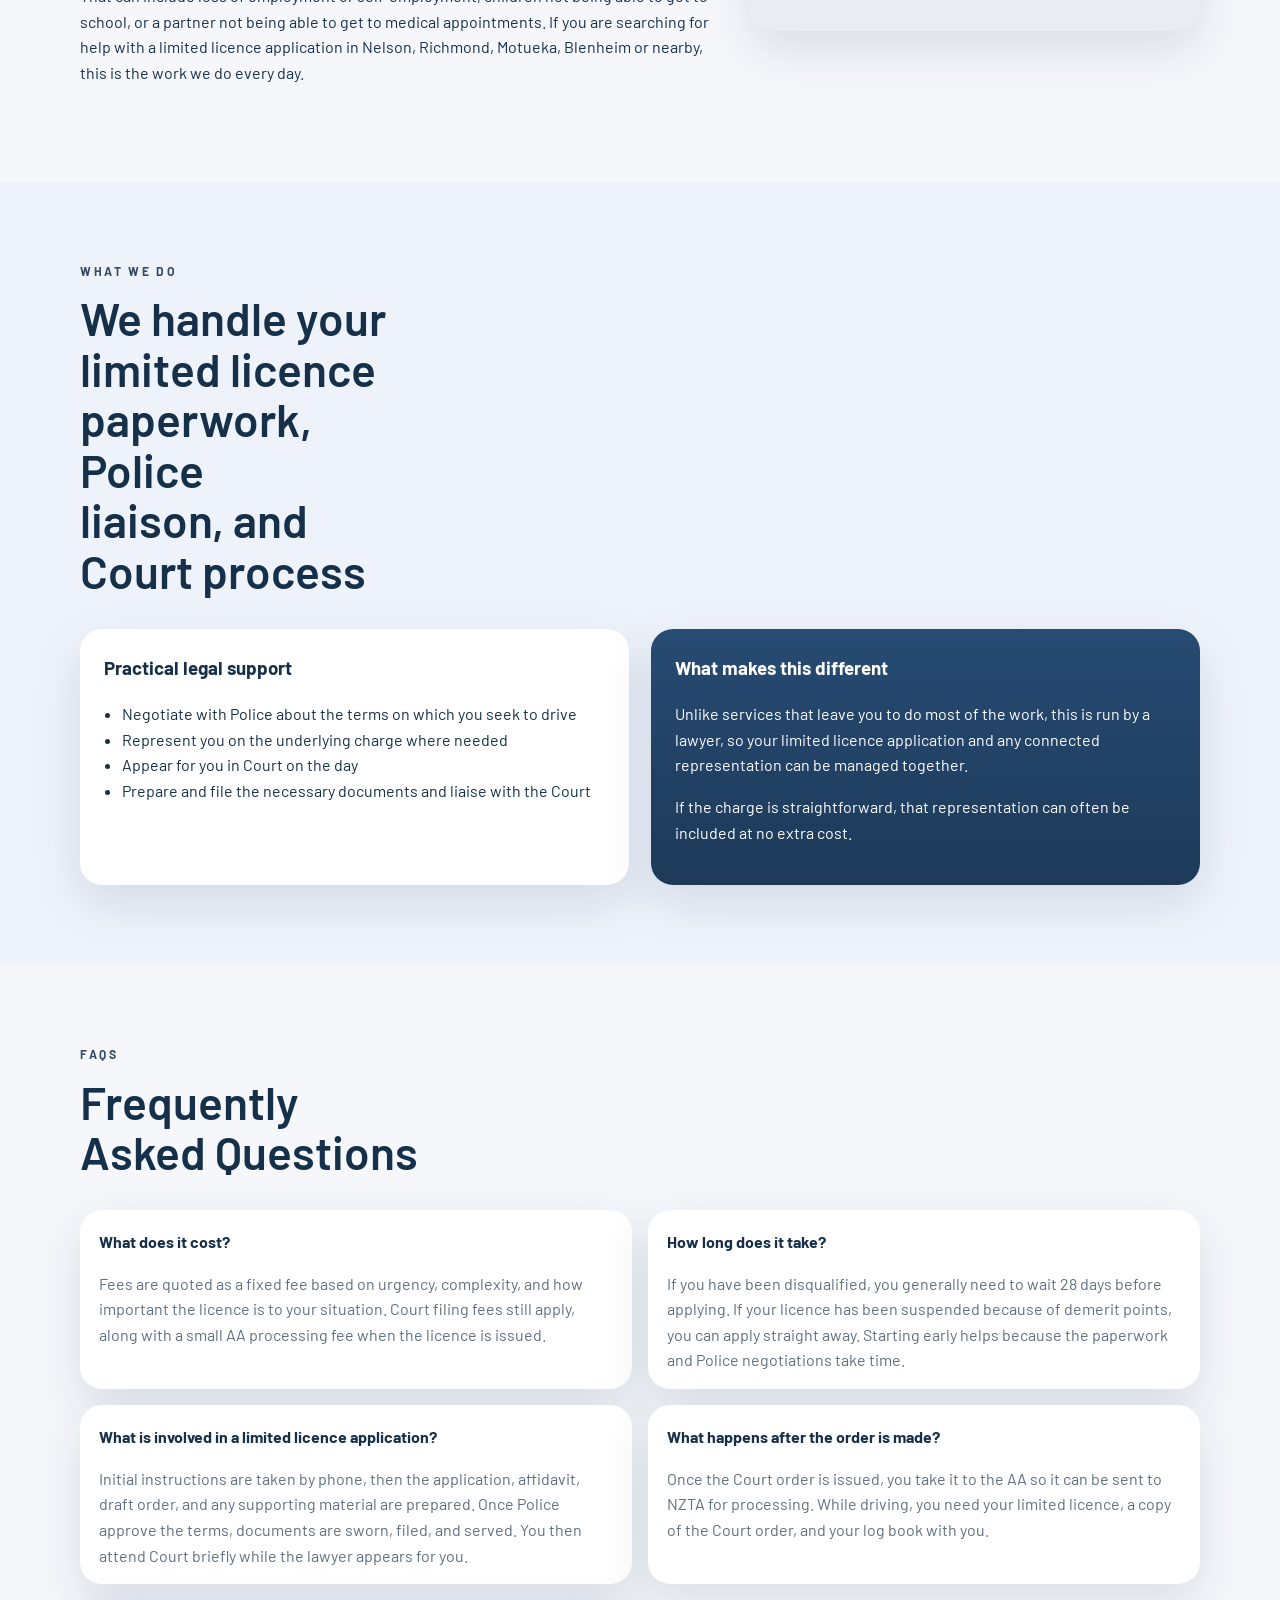
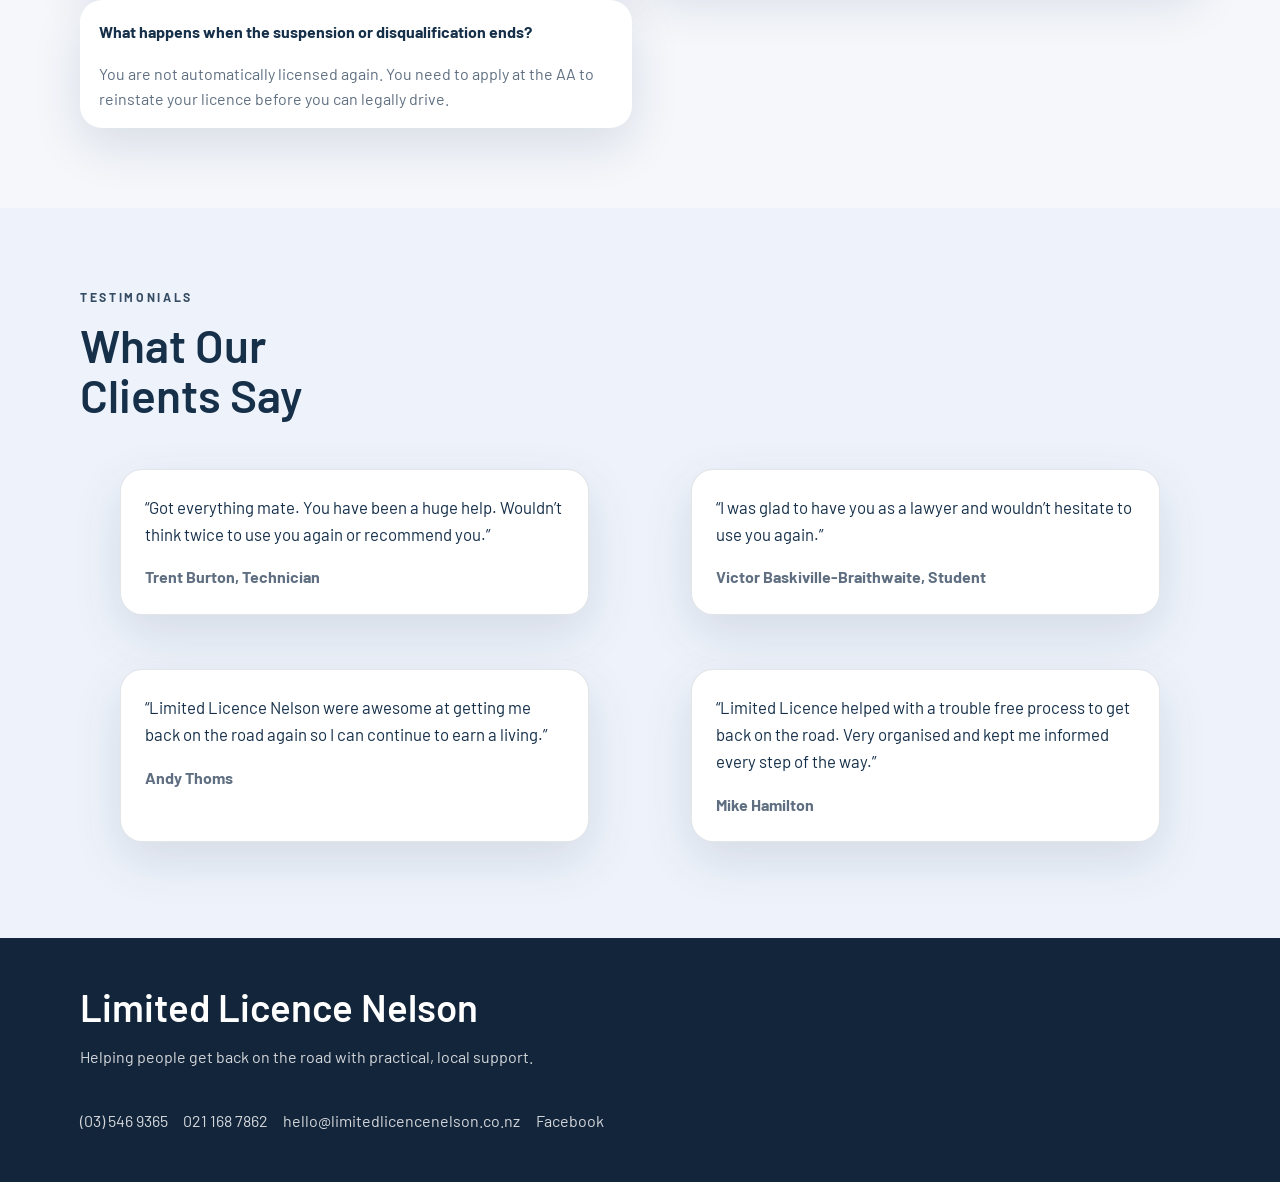
<file: limited-licence-nelson/index.html>
<!doctype html>
<html lang="en-NZ">
  <head>
    <meta charset="utf-8" />
    <meta name="viewport" content="width=device-width, initial-scale=1" />
    <title>Limited Licence Nelson | Limited Licence Nelson</title>
    <meta name="description" content="Limited licence legal help in Nelson, Tasman, Marlborough and the West Coast." />
    <link rel="canonical" href="https://limitedlicencenelson.co.nz/" />
    <meta http-equiv="refresh" content="0; url=/" />
    <script>
      window.location.replace('/');
    </script>
  </head>
  <body>
    <h1>Limited Licence Nelson</h1>
    <p>This information is on the <a href="/">Limited Licence Nelson home page</a>.</p>
  </body>
</html>
</file>
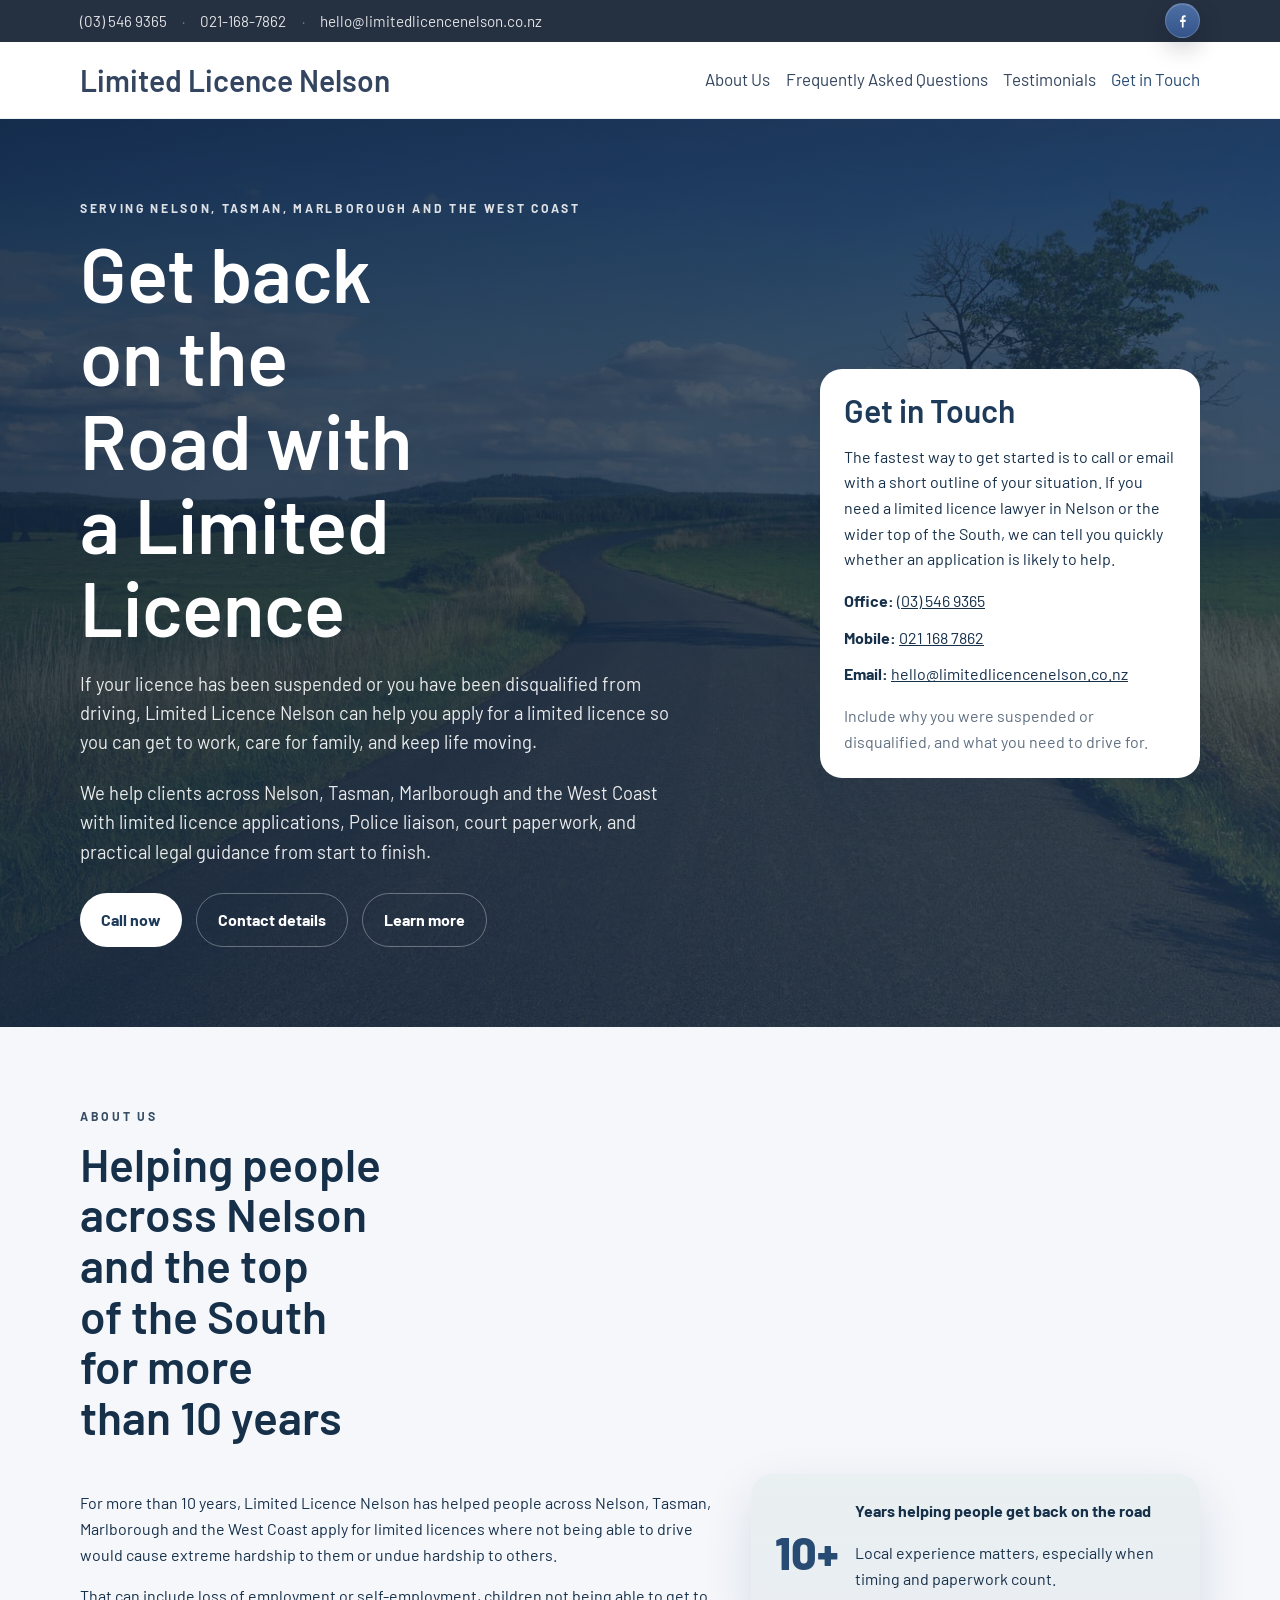
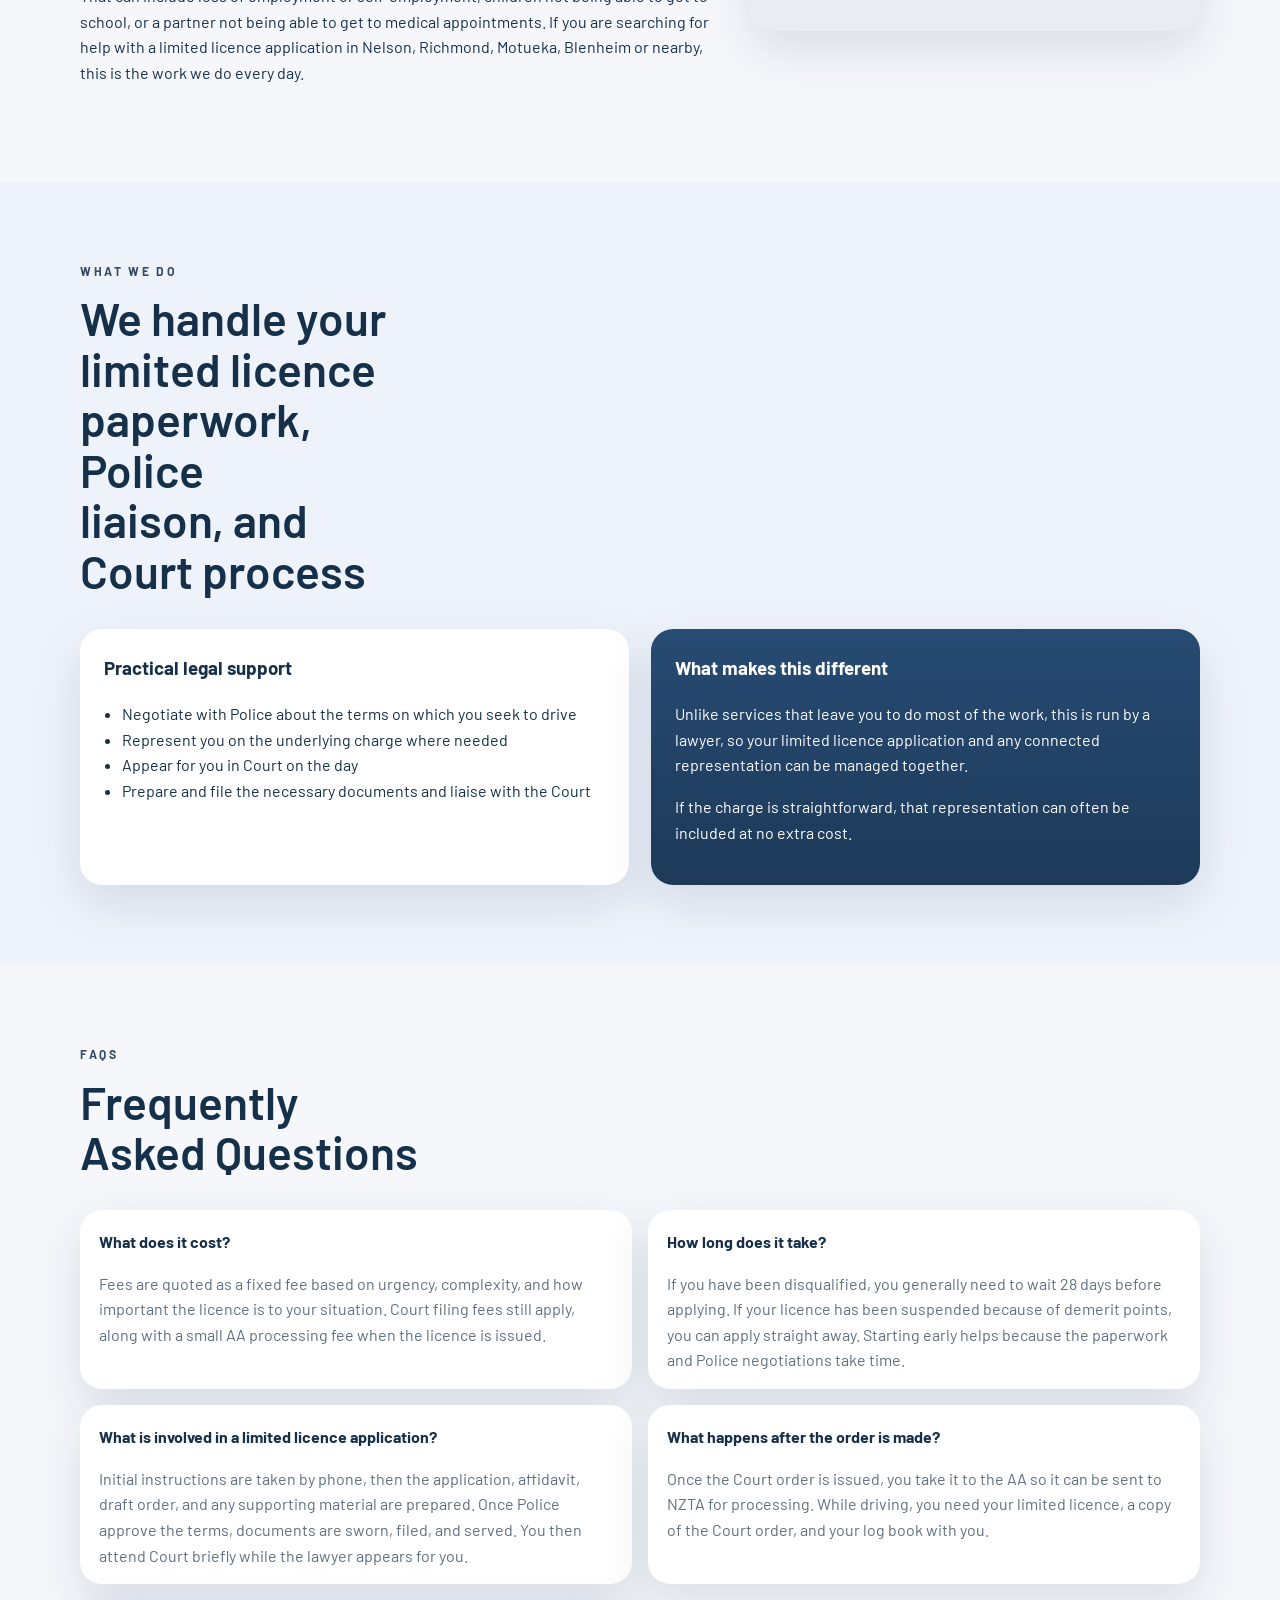
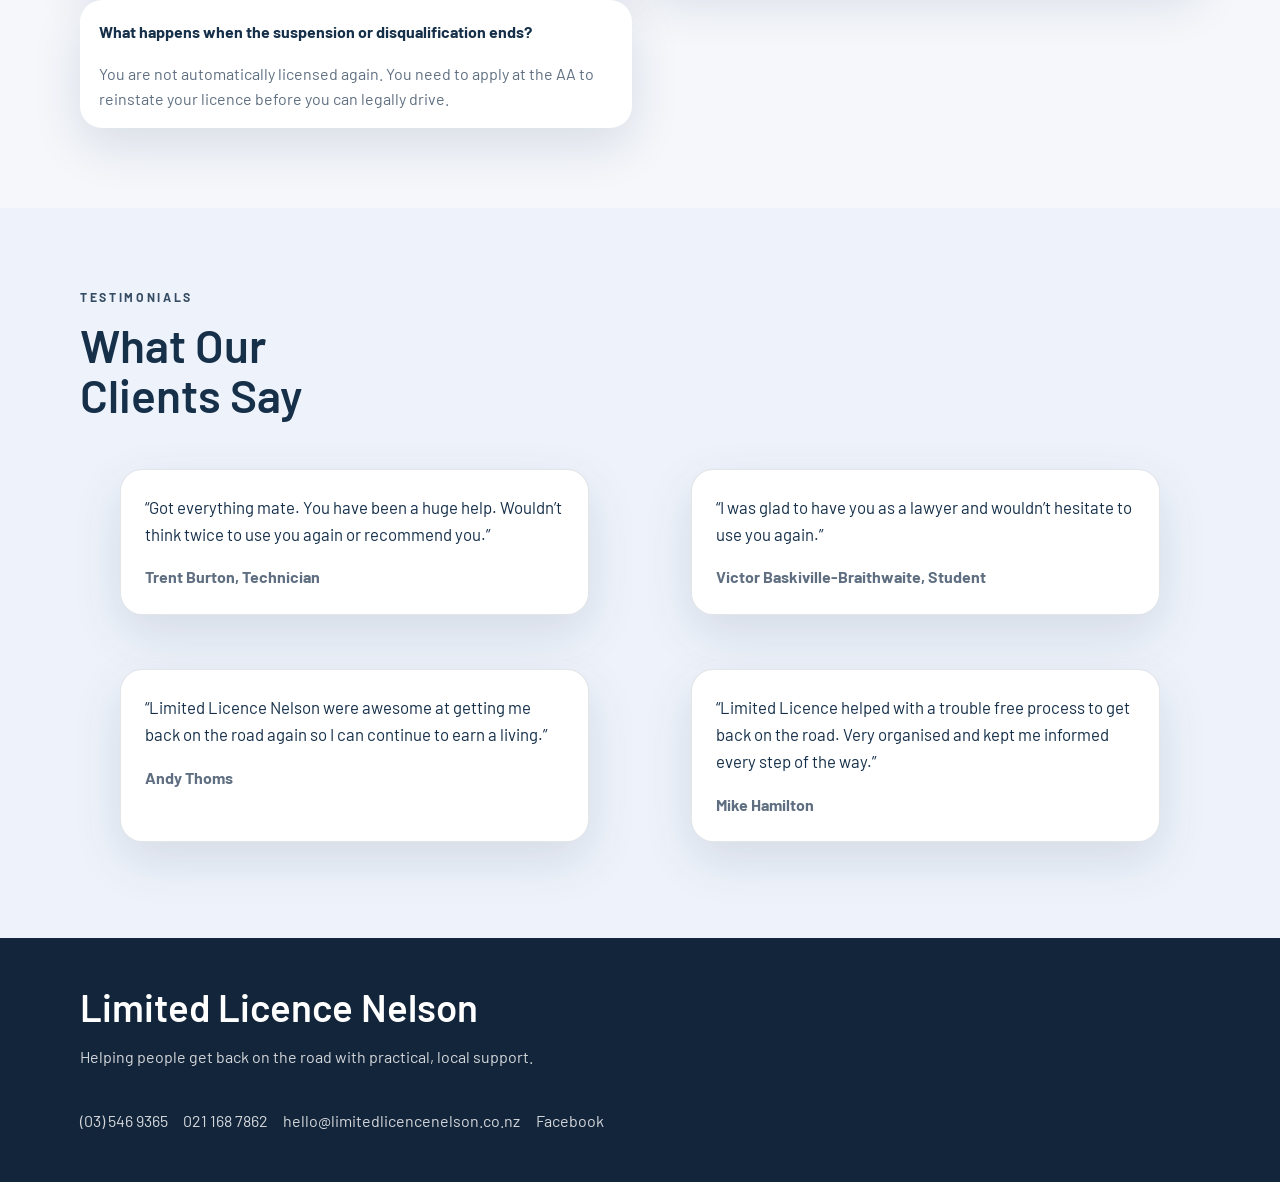
<file: limited-licence/index.html>
<!doctype html>
<html lang="en-NZ">
  <head>
    <meta charset="utf-8" />
    <meta name="viewport" content="width=device-width, initial-scale=1" />
    <title>Limited Licence Help | Limited Licence Nelson</title>
    <meta name="description" content="Limited Licence Nelson helps people apply for limited licences after suspension or disqualification." />
    <link rel="canonical" href="https://limitedlicencenelson.co.nz/" />
    <meta http-equiv="refresh" content="0; url=/" />
    <script>
      window.location.replace('/');
    </script>
  </head>
  <body>
    <h1>Limited Licence Help</h1>
    <p>This information is on the <a href="/">Limited Licence Nelson home page</a>.</p>
  </body>
</html>
</file>
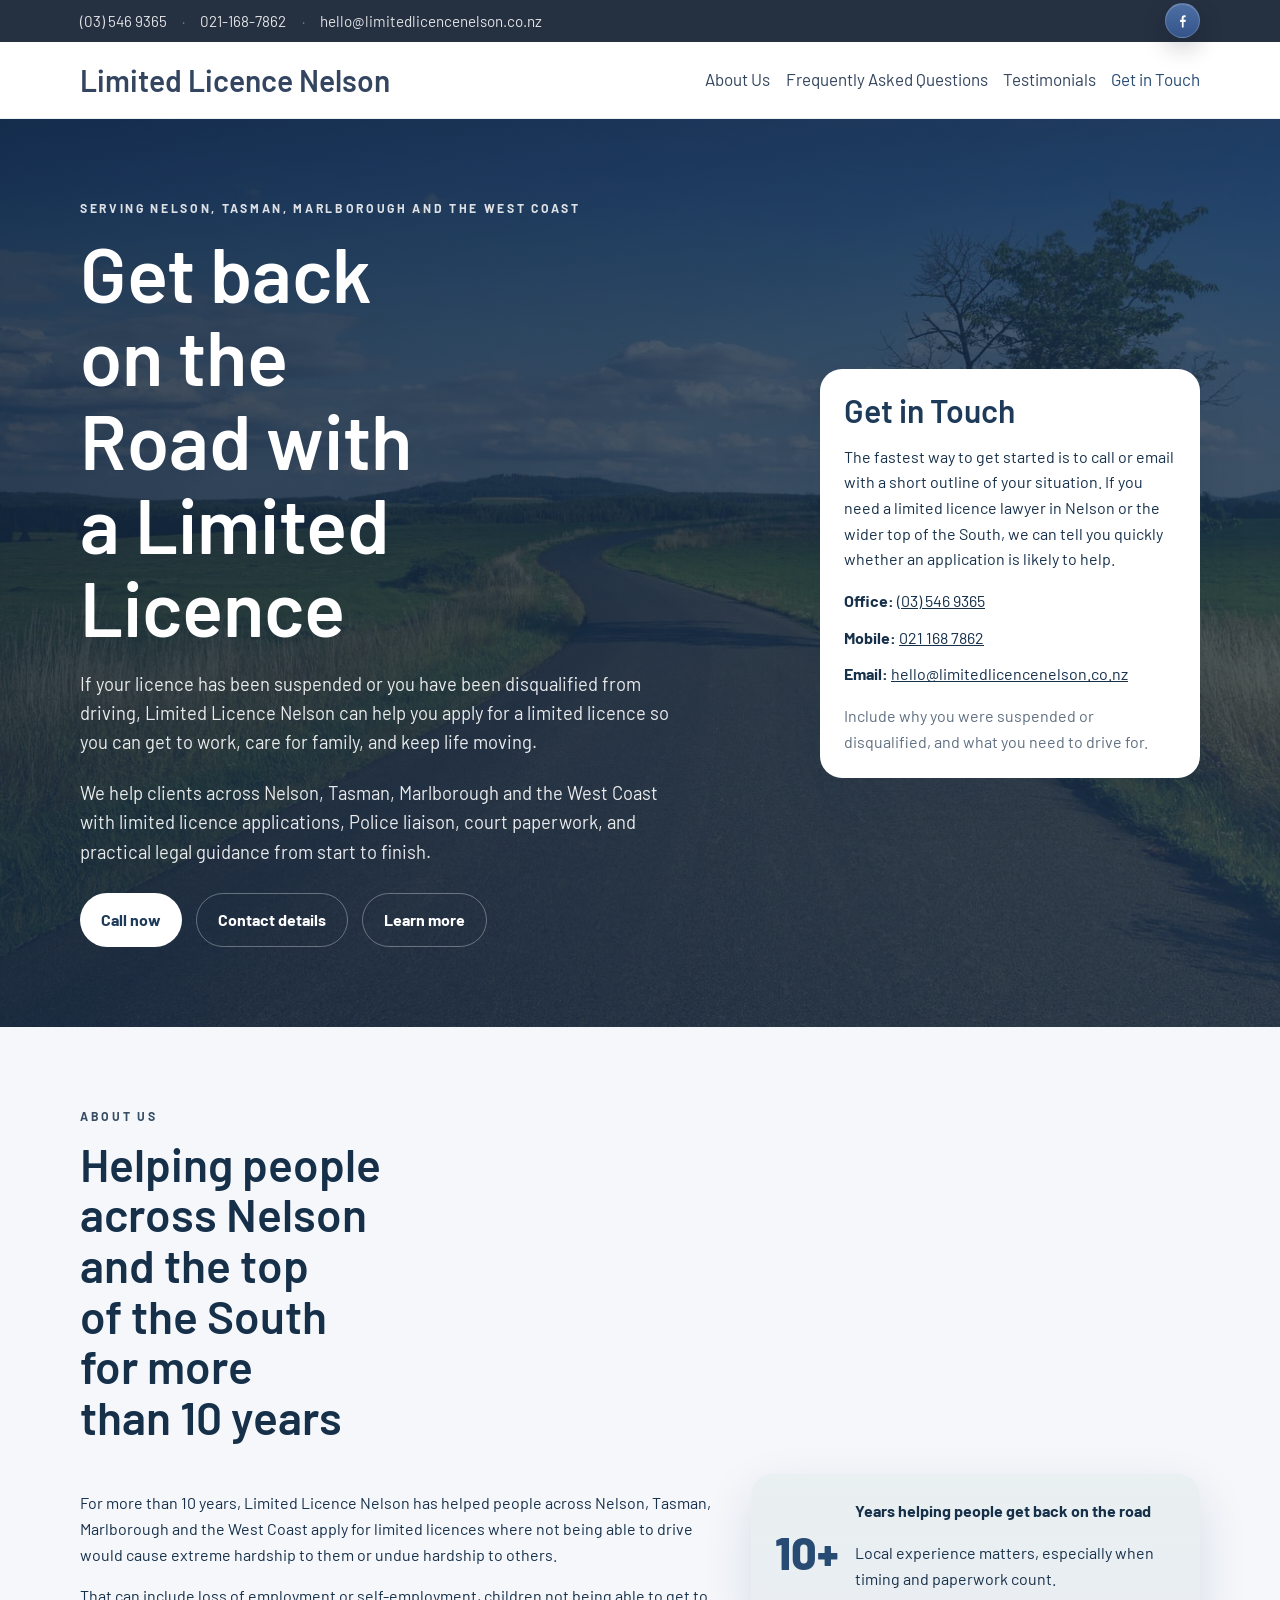
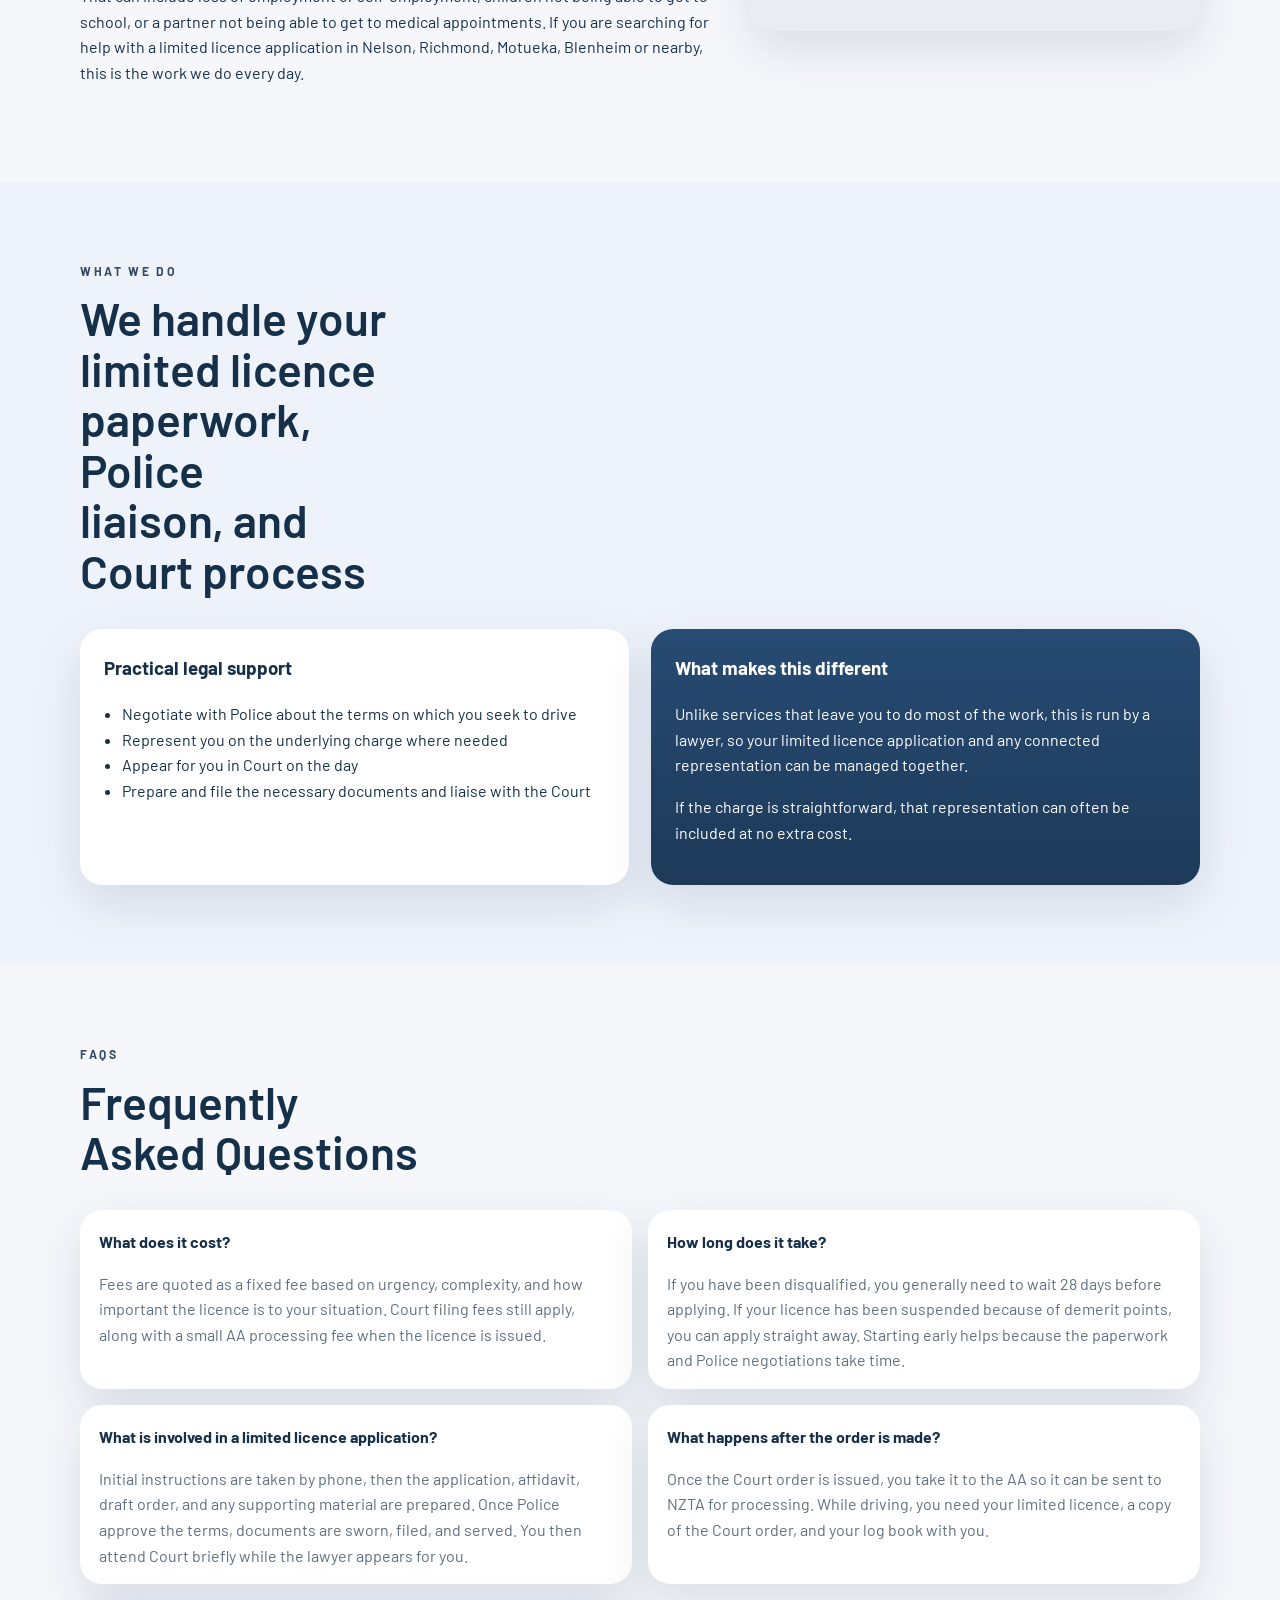
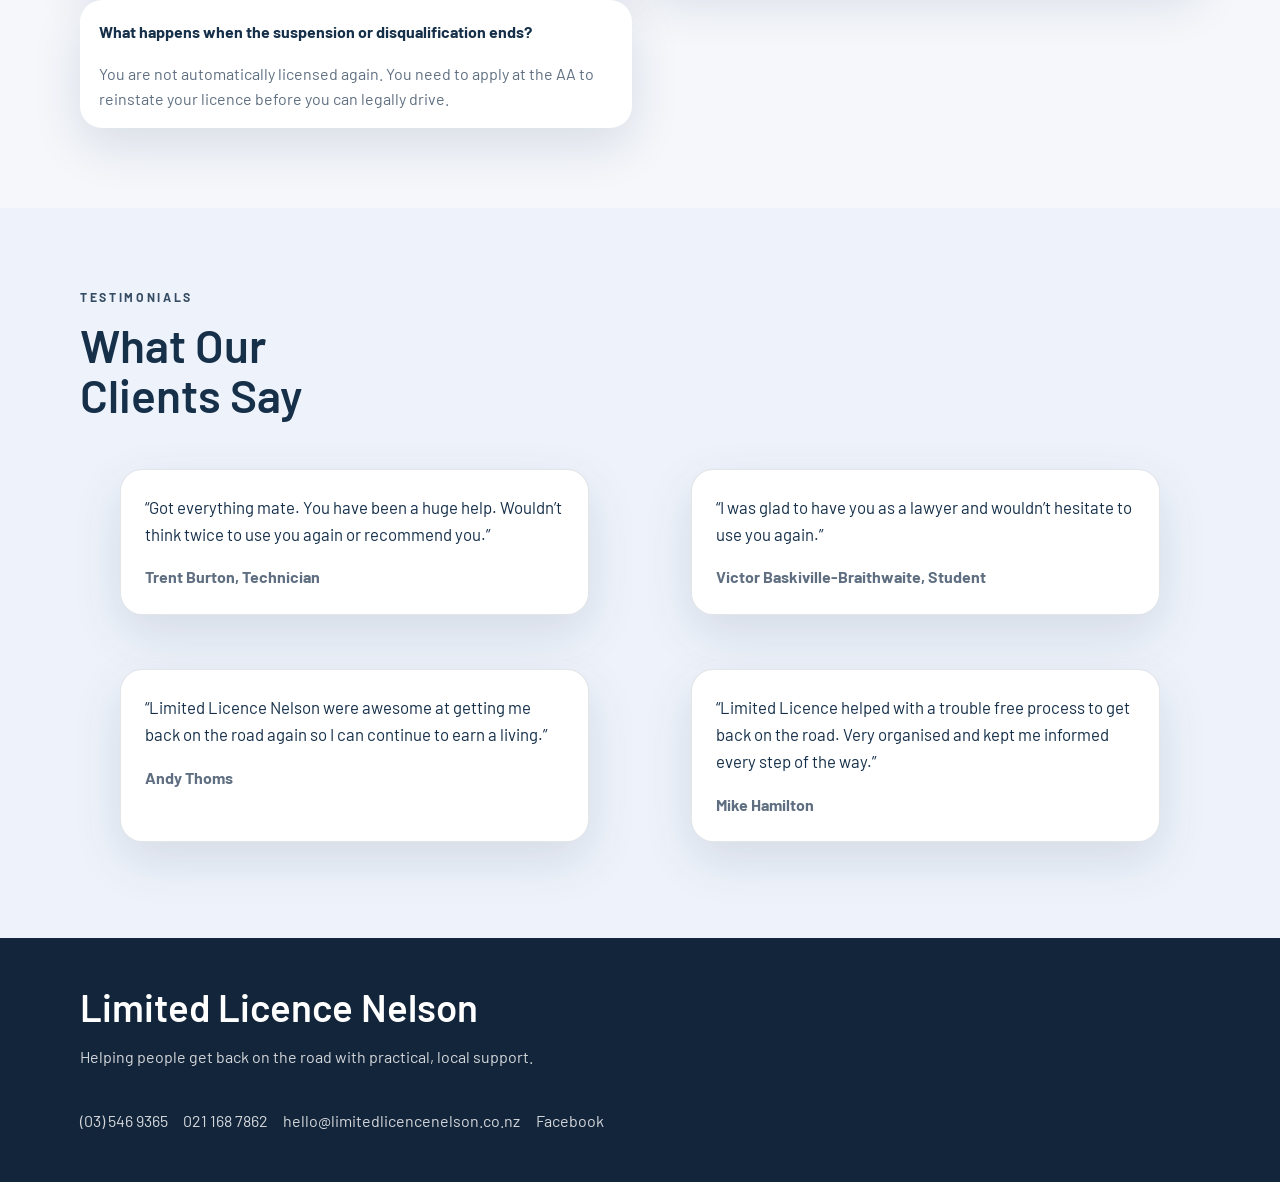
<file: services/index.html>
<!doctype html>
<html lang="en-NZ">
  <head>
    <meta charset="utf-8" />
    <meta name="viewport" content="width=device-width, initial-scale=1" />
    <title>Services | Limited Licence Nelson</title>
    <meta name="description" content="Legal support for limited licence applications, Police liaison, Court paperwork and representation." />
    <link rel="canonical" href="https://limitedlicencenelson.co.nz/#process" />
    <meta http-equiv="refresh" content="0; url=/#process" />
    <script>
      window.location.replace('/#process');
    </script>
  </head>
  <body>
    <h1>Services</h1>
    <p>This information is on the <a href="/#process">Limited Licence Nelson home page</a>.</p>
  </body>
</html>
</file>
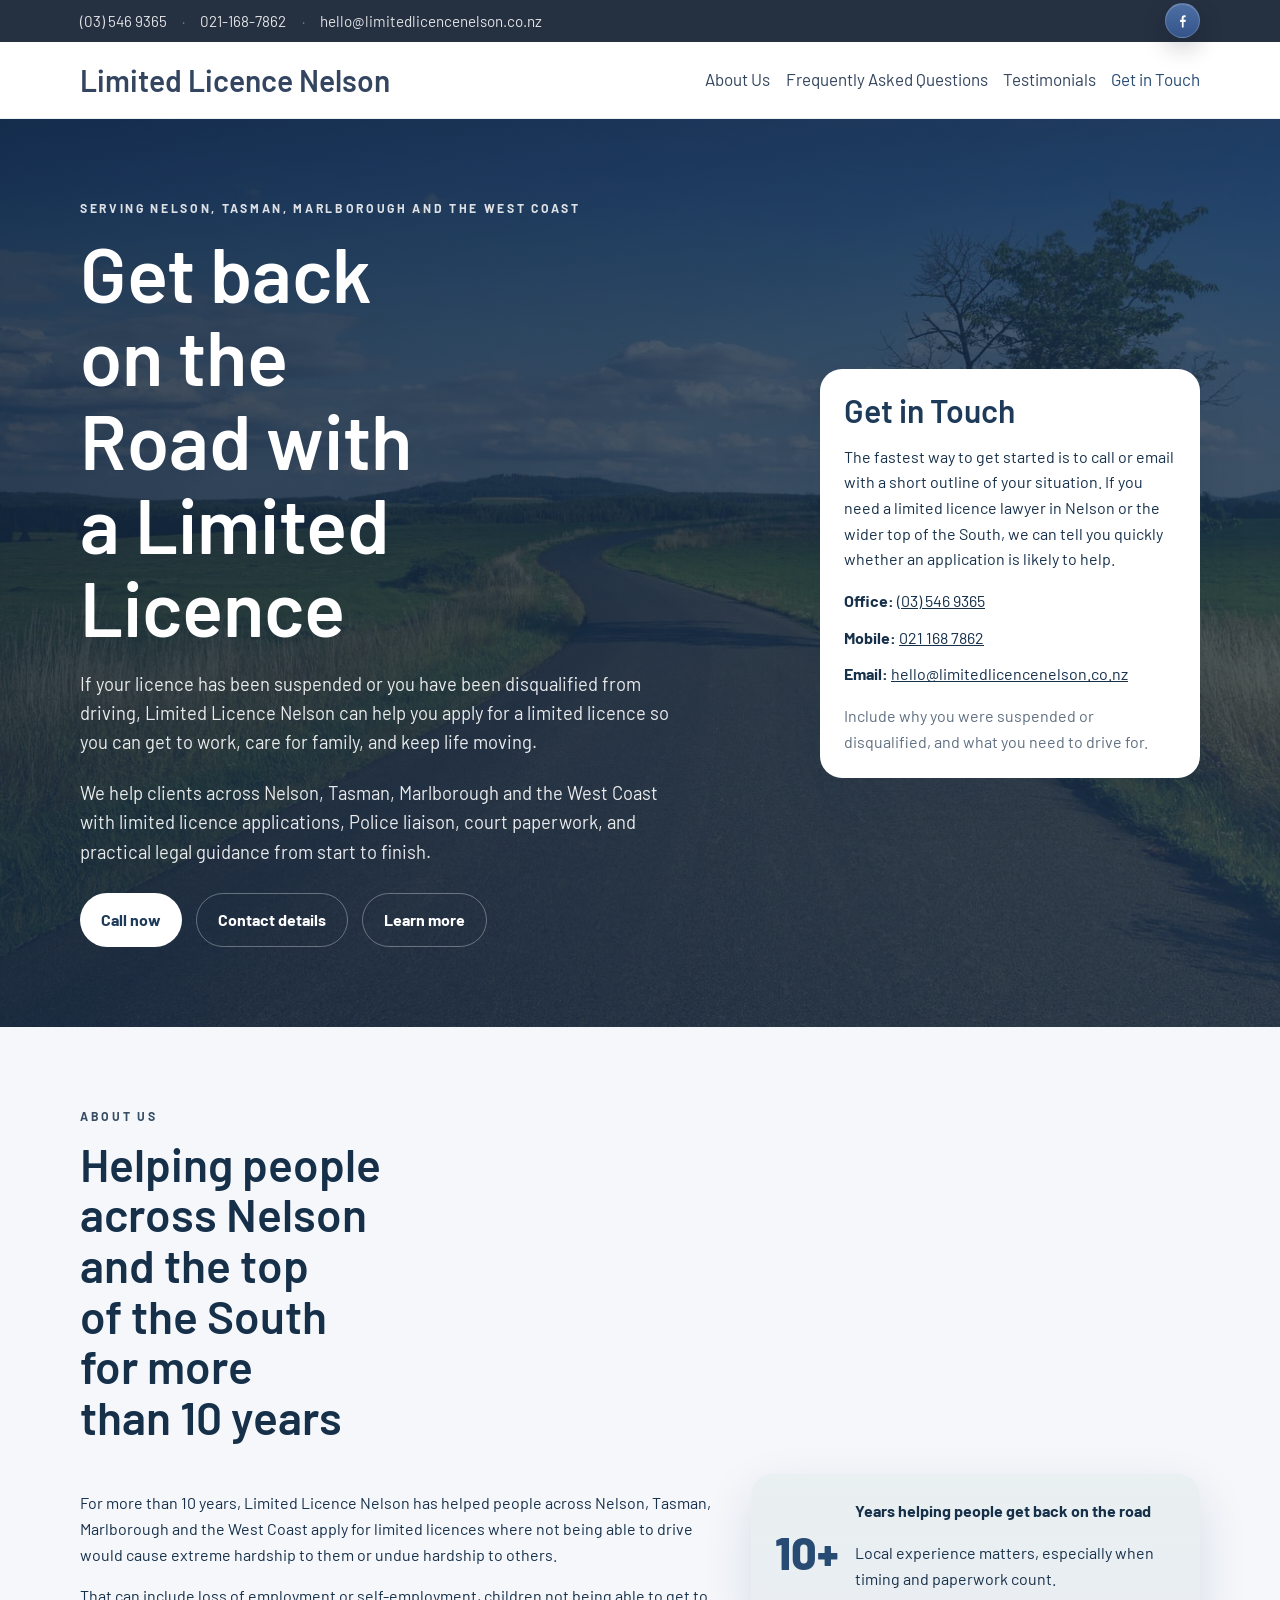
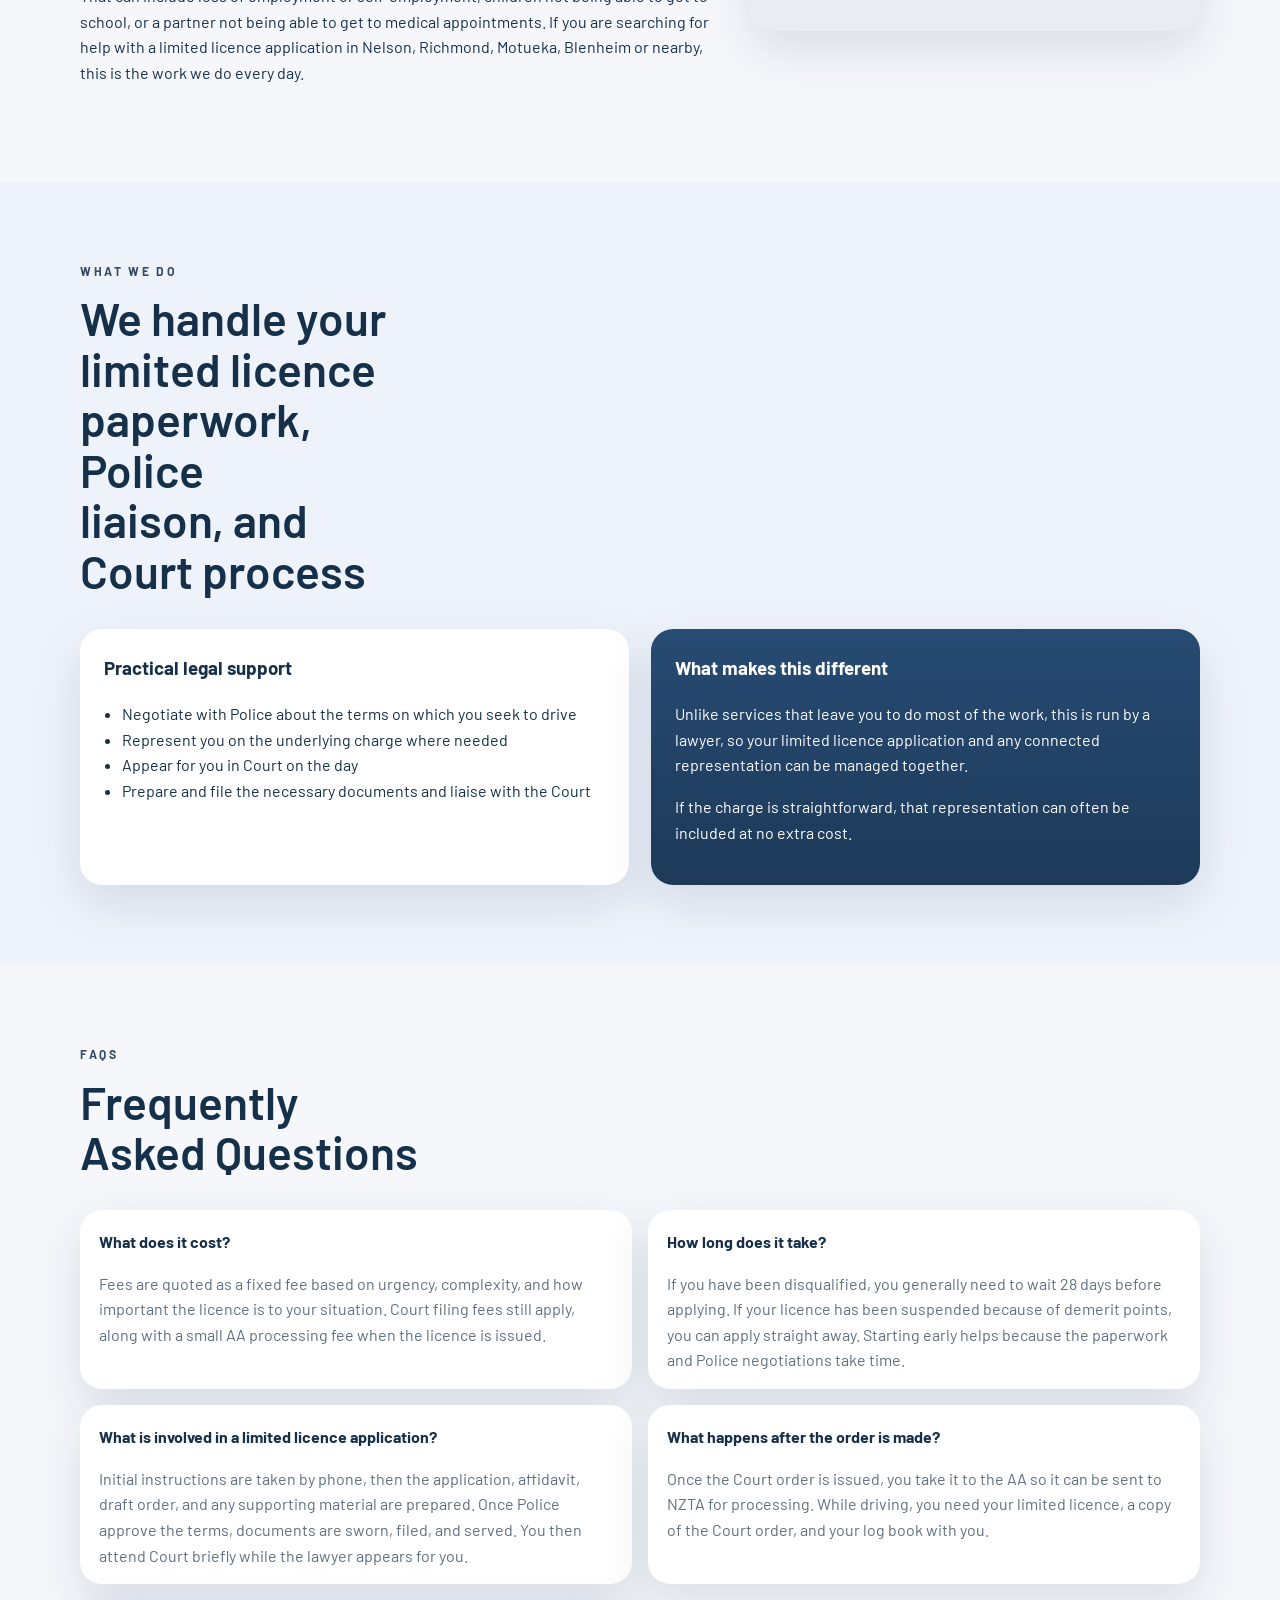
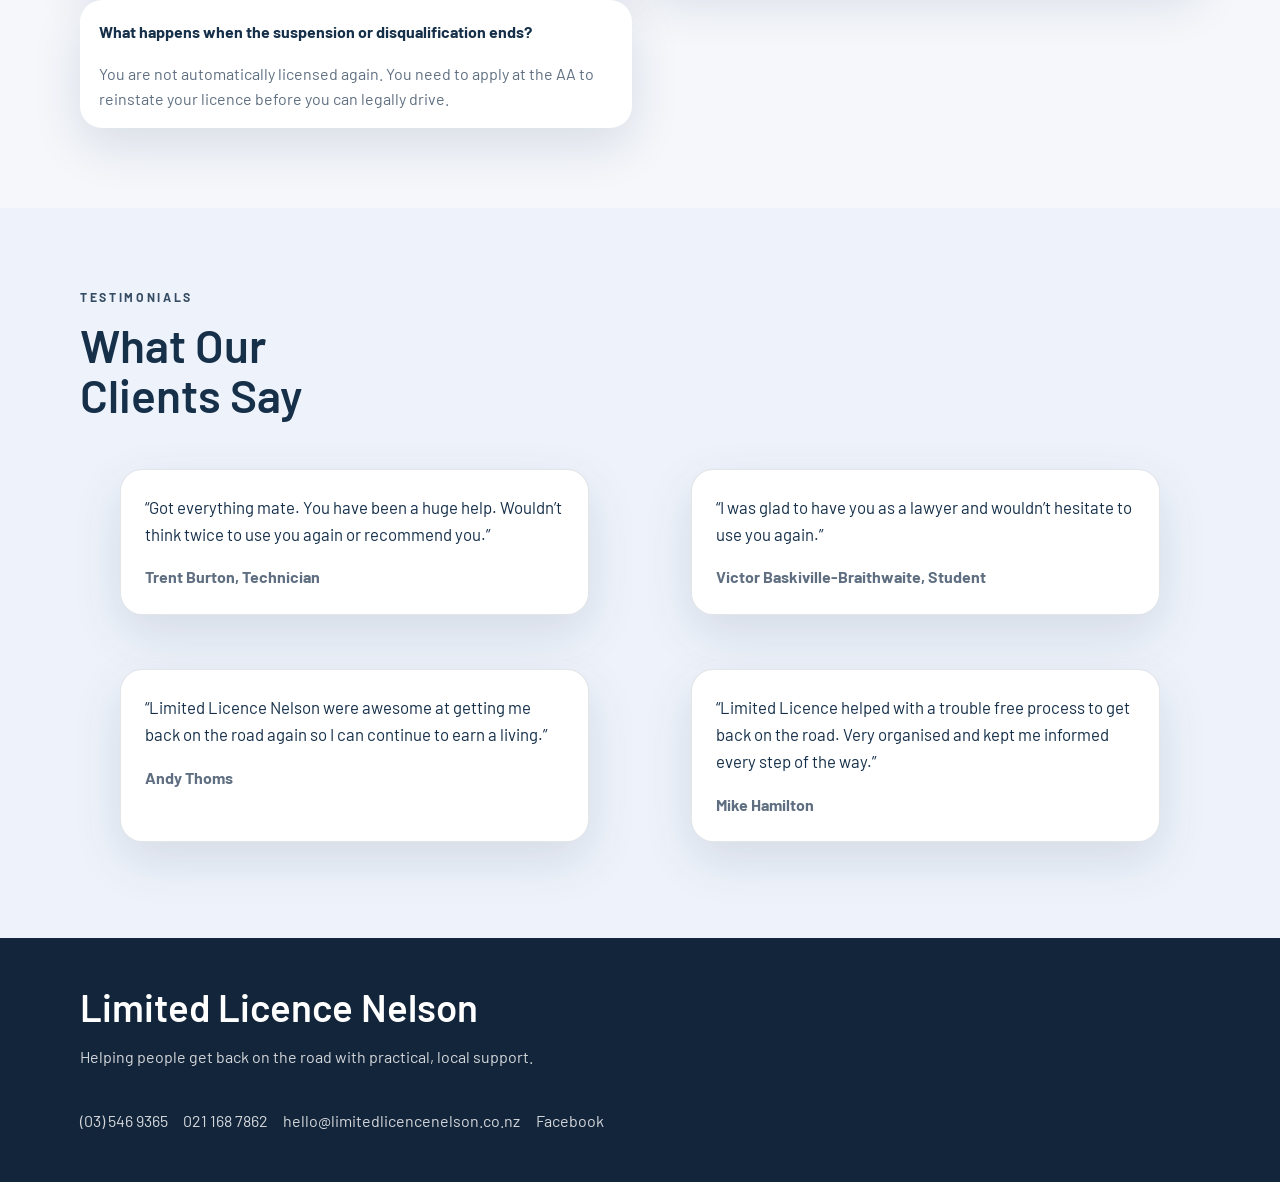
<file: testimonials/index.html>
<!doctype html>
<html lang="en-NZ">
  <head>
    <meta charset="utf-8" />
    <meta name="viewport" content="width=device-width, initial-scale=1" />
    <title>Testimonials | Limited Licence Nelson</title>
    <meta name="description" content="Read client testimonials for Limited Licence Nelson." />
    <link rel="canonical" href="https://limitedlicencenelson.co.nz/#testimonials" />
    <meta http-equiv="refresh" content="0; url=/#testimonials" />
    <script>
      window.location.replace('/#testimonials');
    </script>
  </head>
  <body>
    <h1>Testimonials</h1>
    <p>This information is on the <a href="/#testimonials">Limited Licence Nelson home page</a>.</p>
  </body>
</html>
</file>
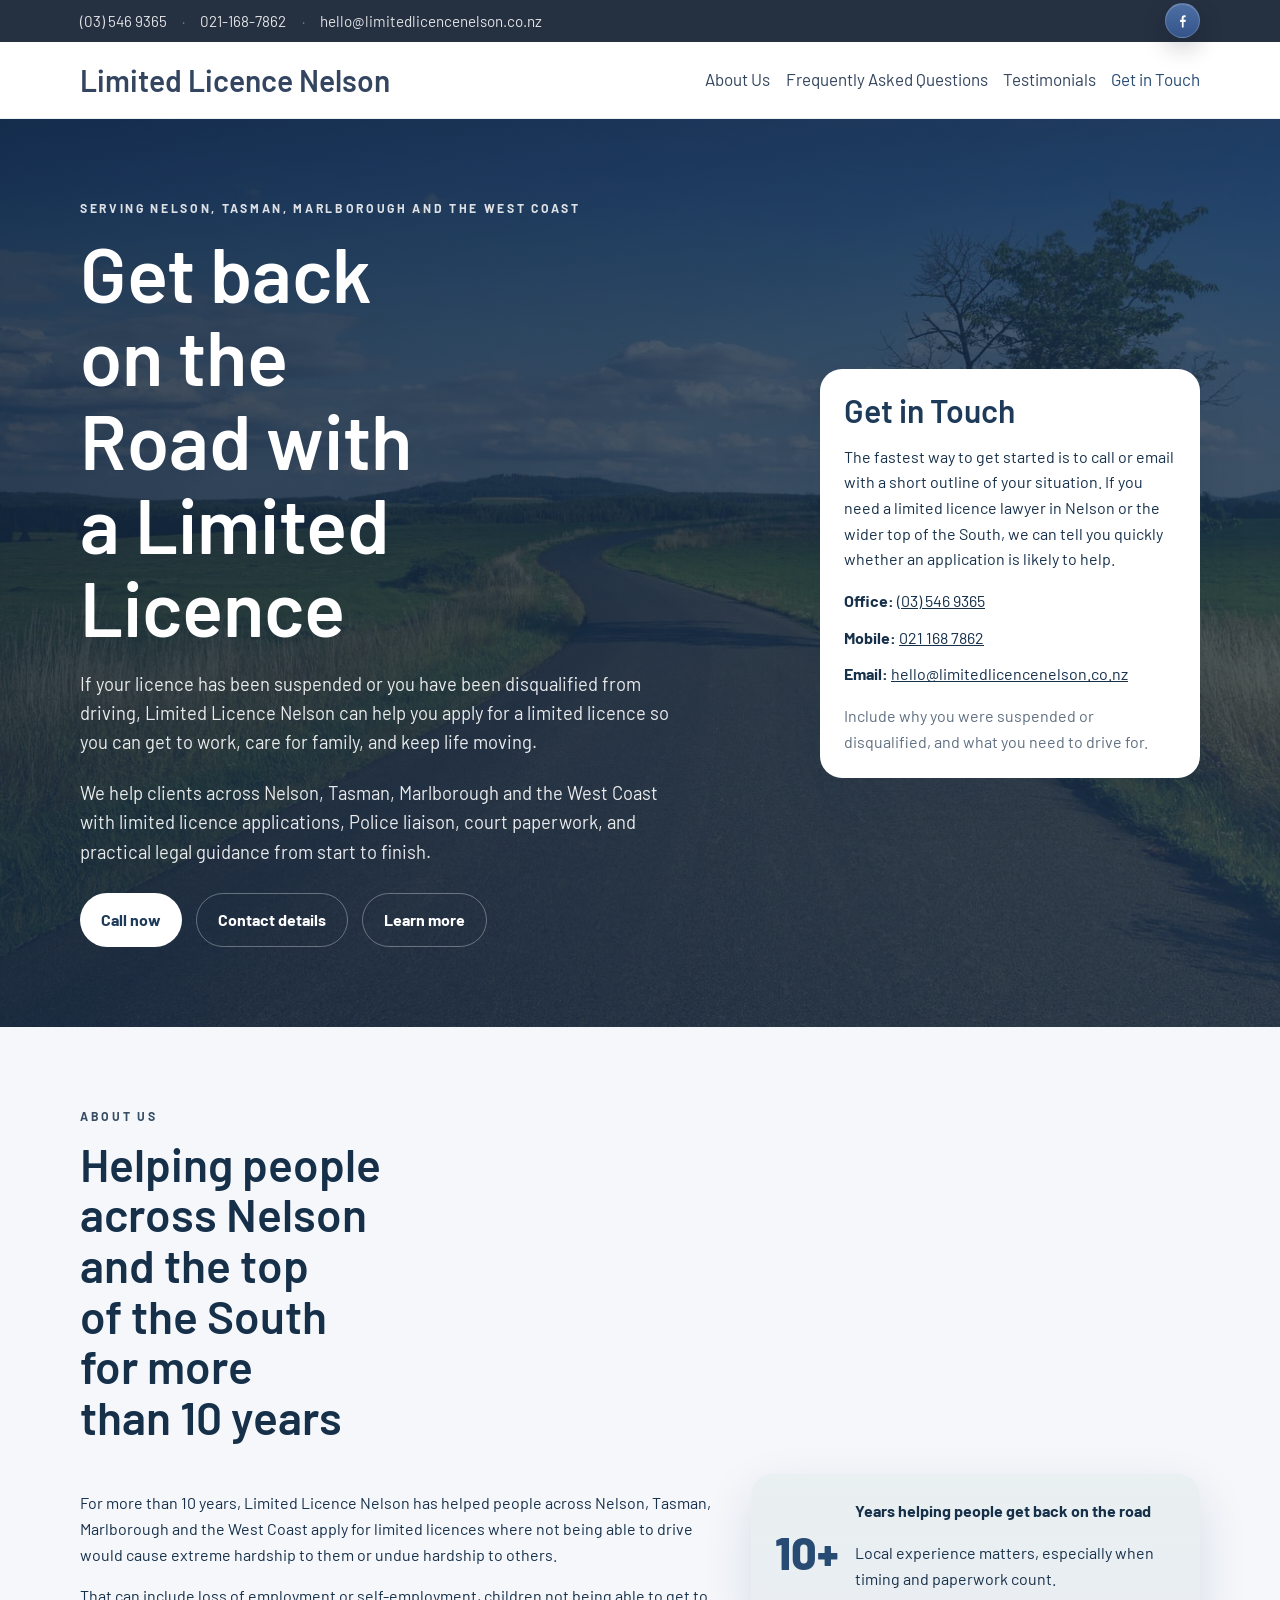
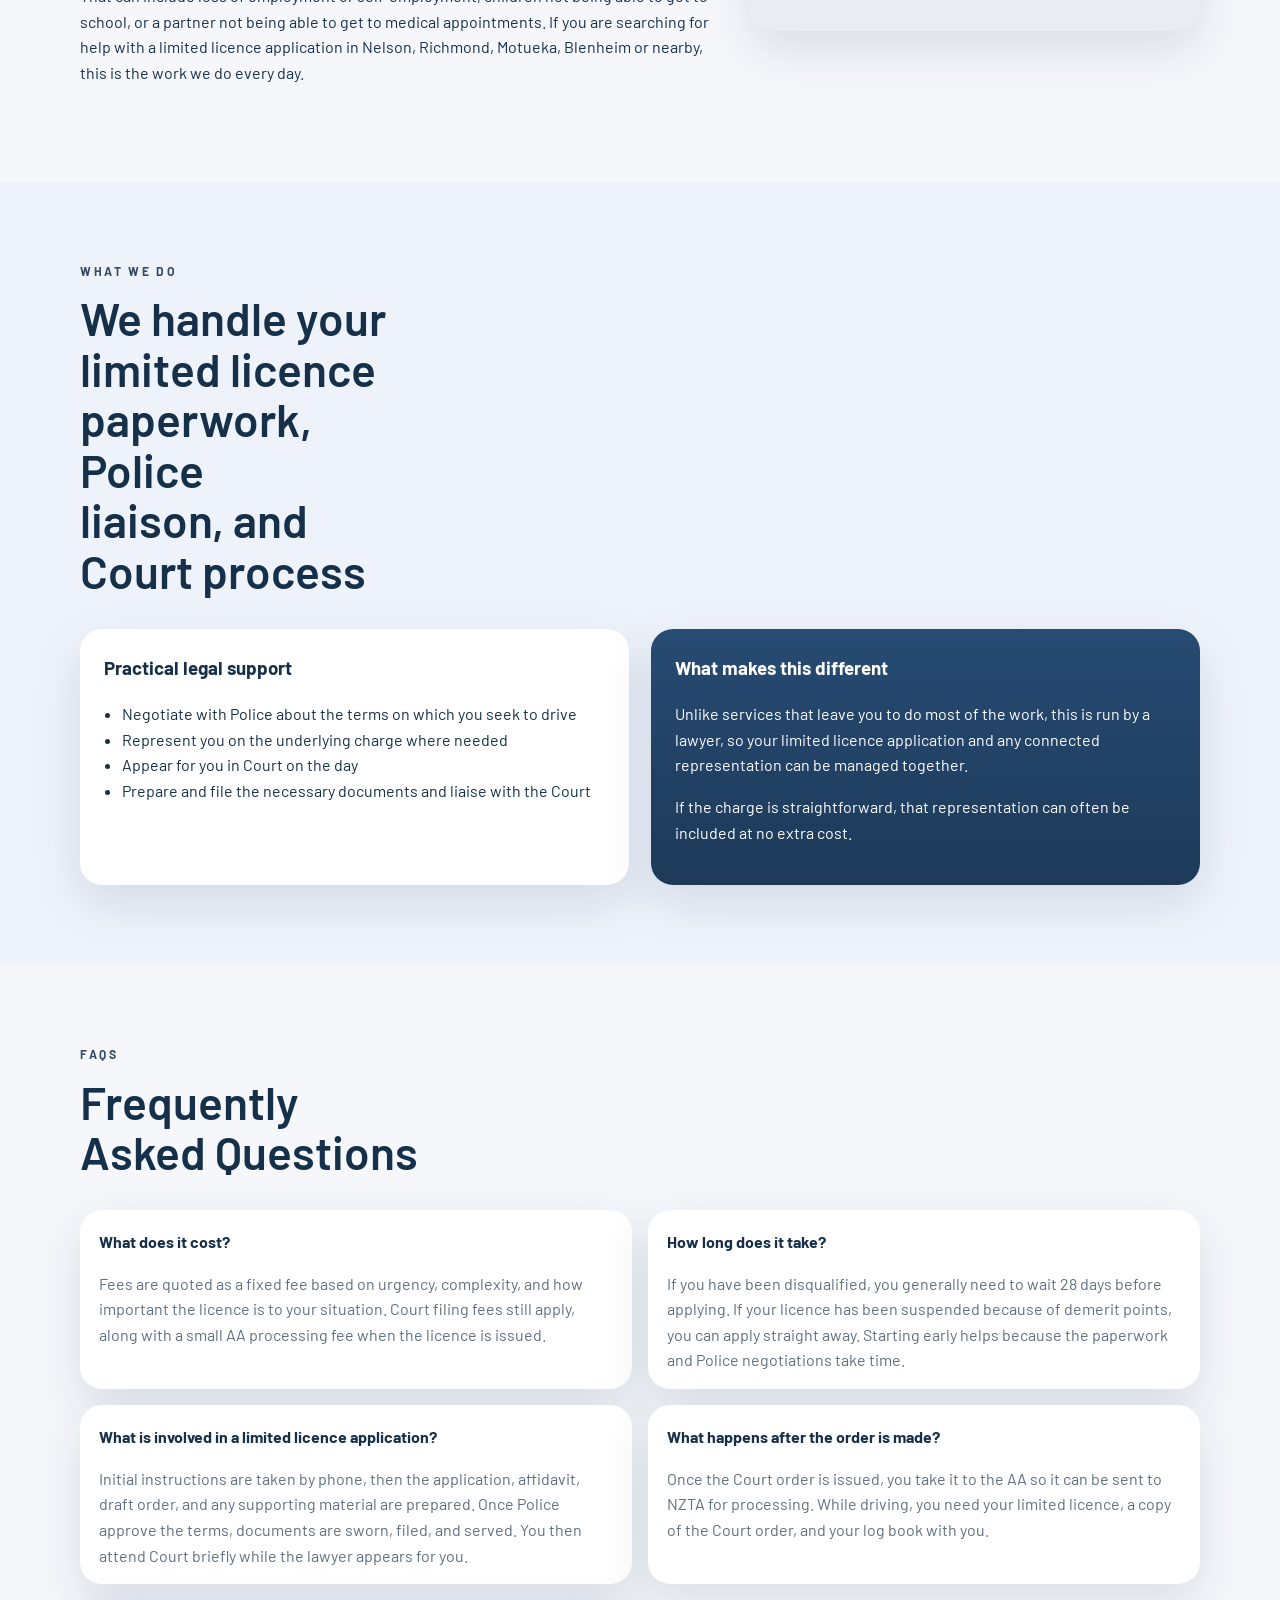
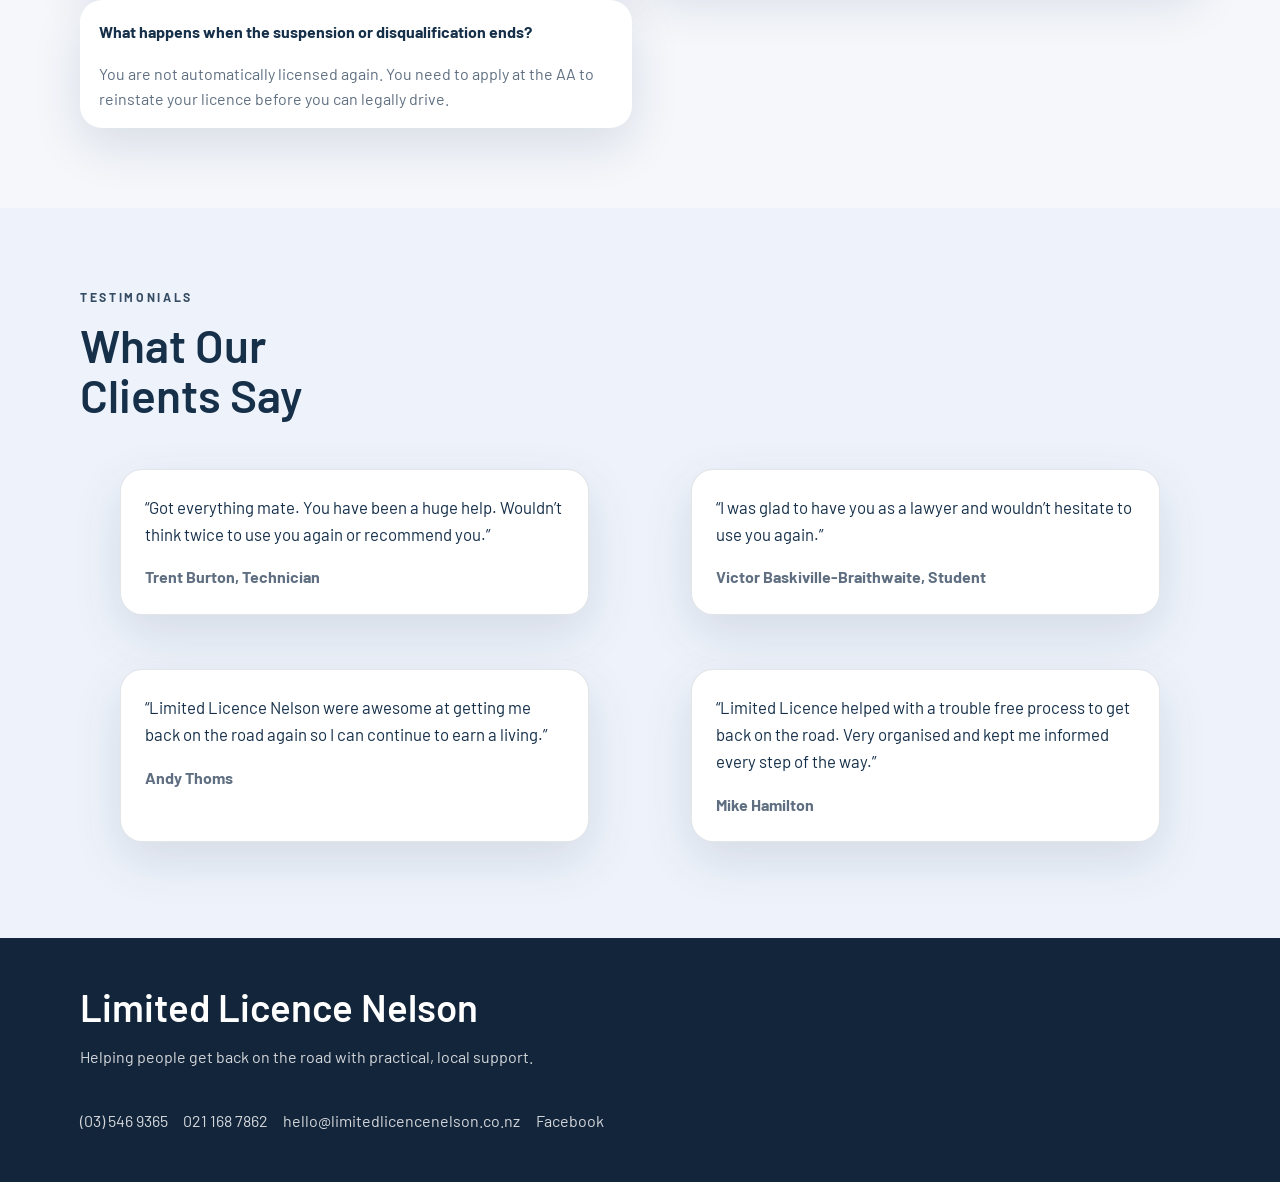
<file: what-we-do/index.html>
<!doctype html>
<html lang="en-NZ">
  <head>
    <meta charset="utf-8" />
    <meta name="viewport" content="width=device-width, initial-scale=1" />
    <title>What We Do | Limited Licence Nelson</title>
    <meta name="description" content="Limited Licence Nelson handles paperwork, Police liaison and Court process for limited licence applications." />
    <link rel="canonical" href="https://limitedlicencenelson.co.nz/#process" />
    <meta http-equiv="refresh" content="0; url=/#process" />
    <script>
      window.location.replace('/#process');
    </script>
  </head>
  <body>
    <h1>What We Do</h1>
    <p>This information is on the <a href="/#process">Limited Licence Nelson home page</a>.</p>
  </body>
</html>
</file>
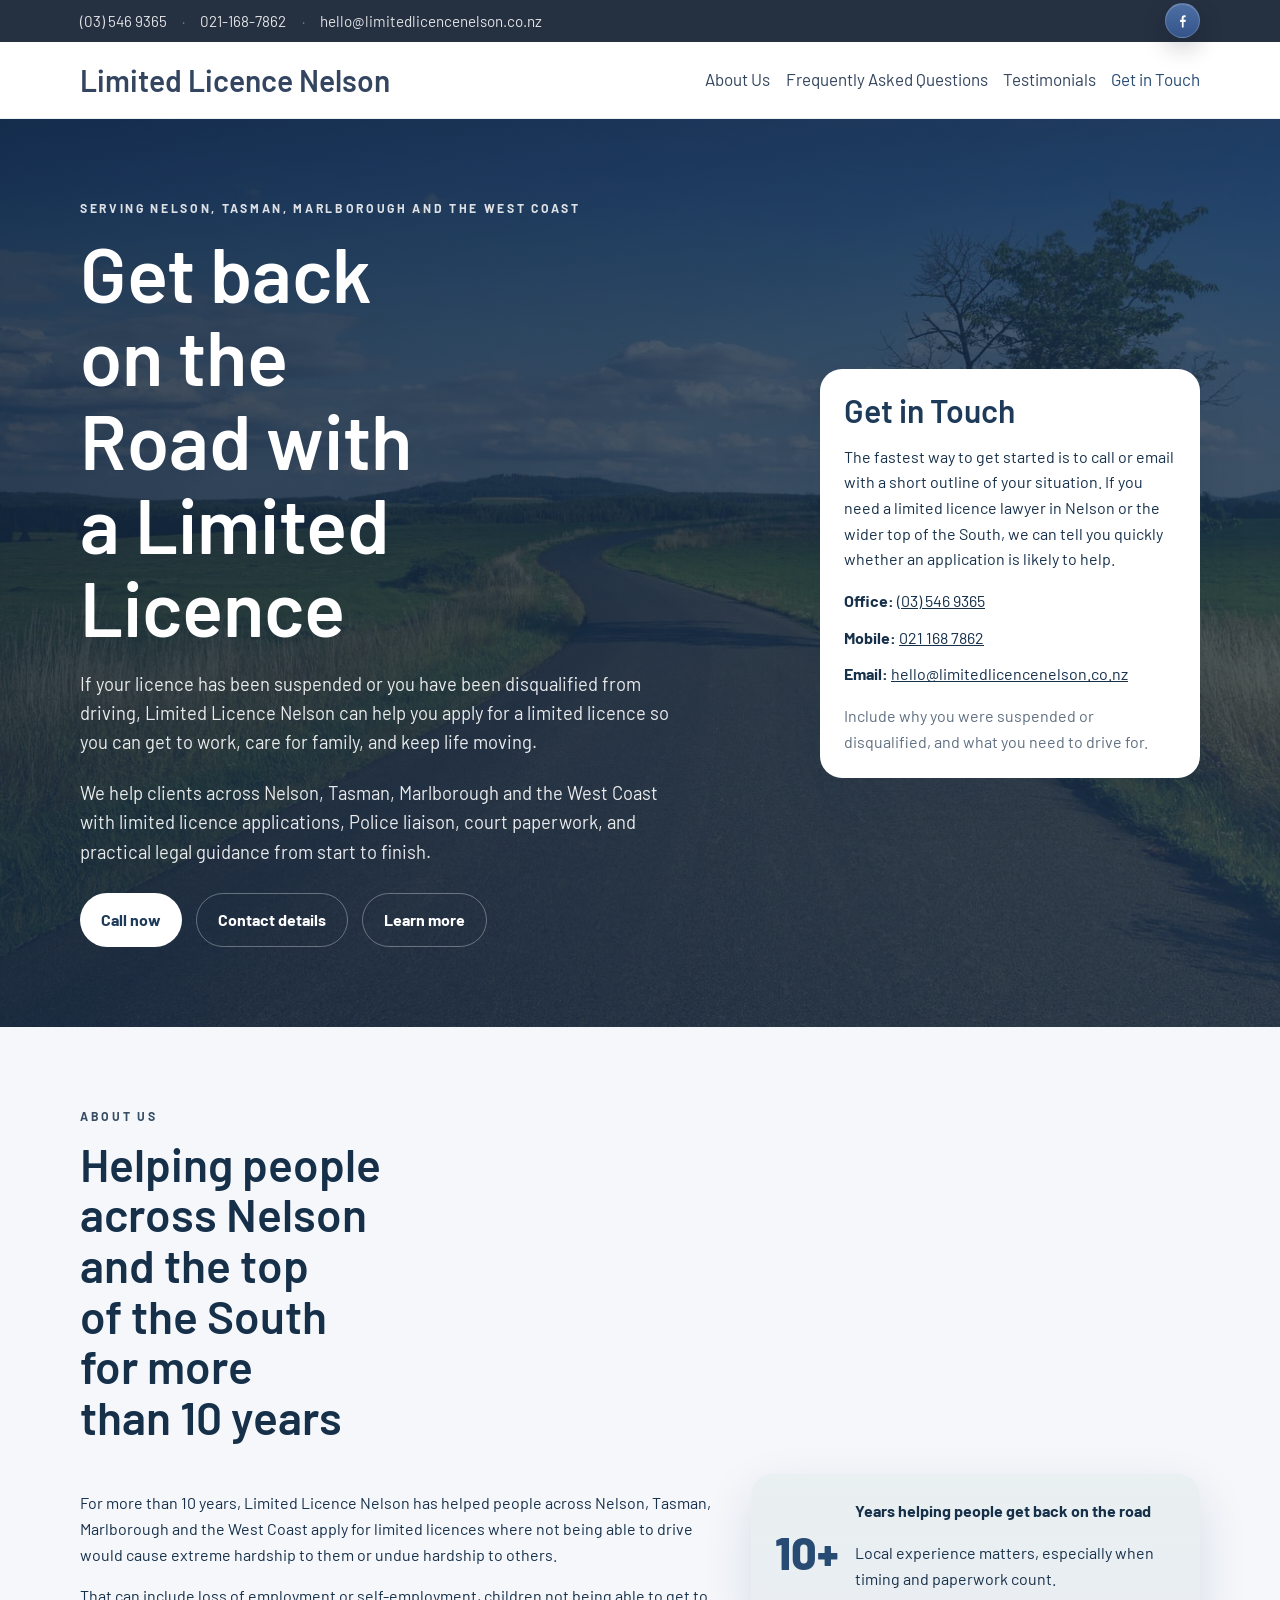
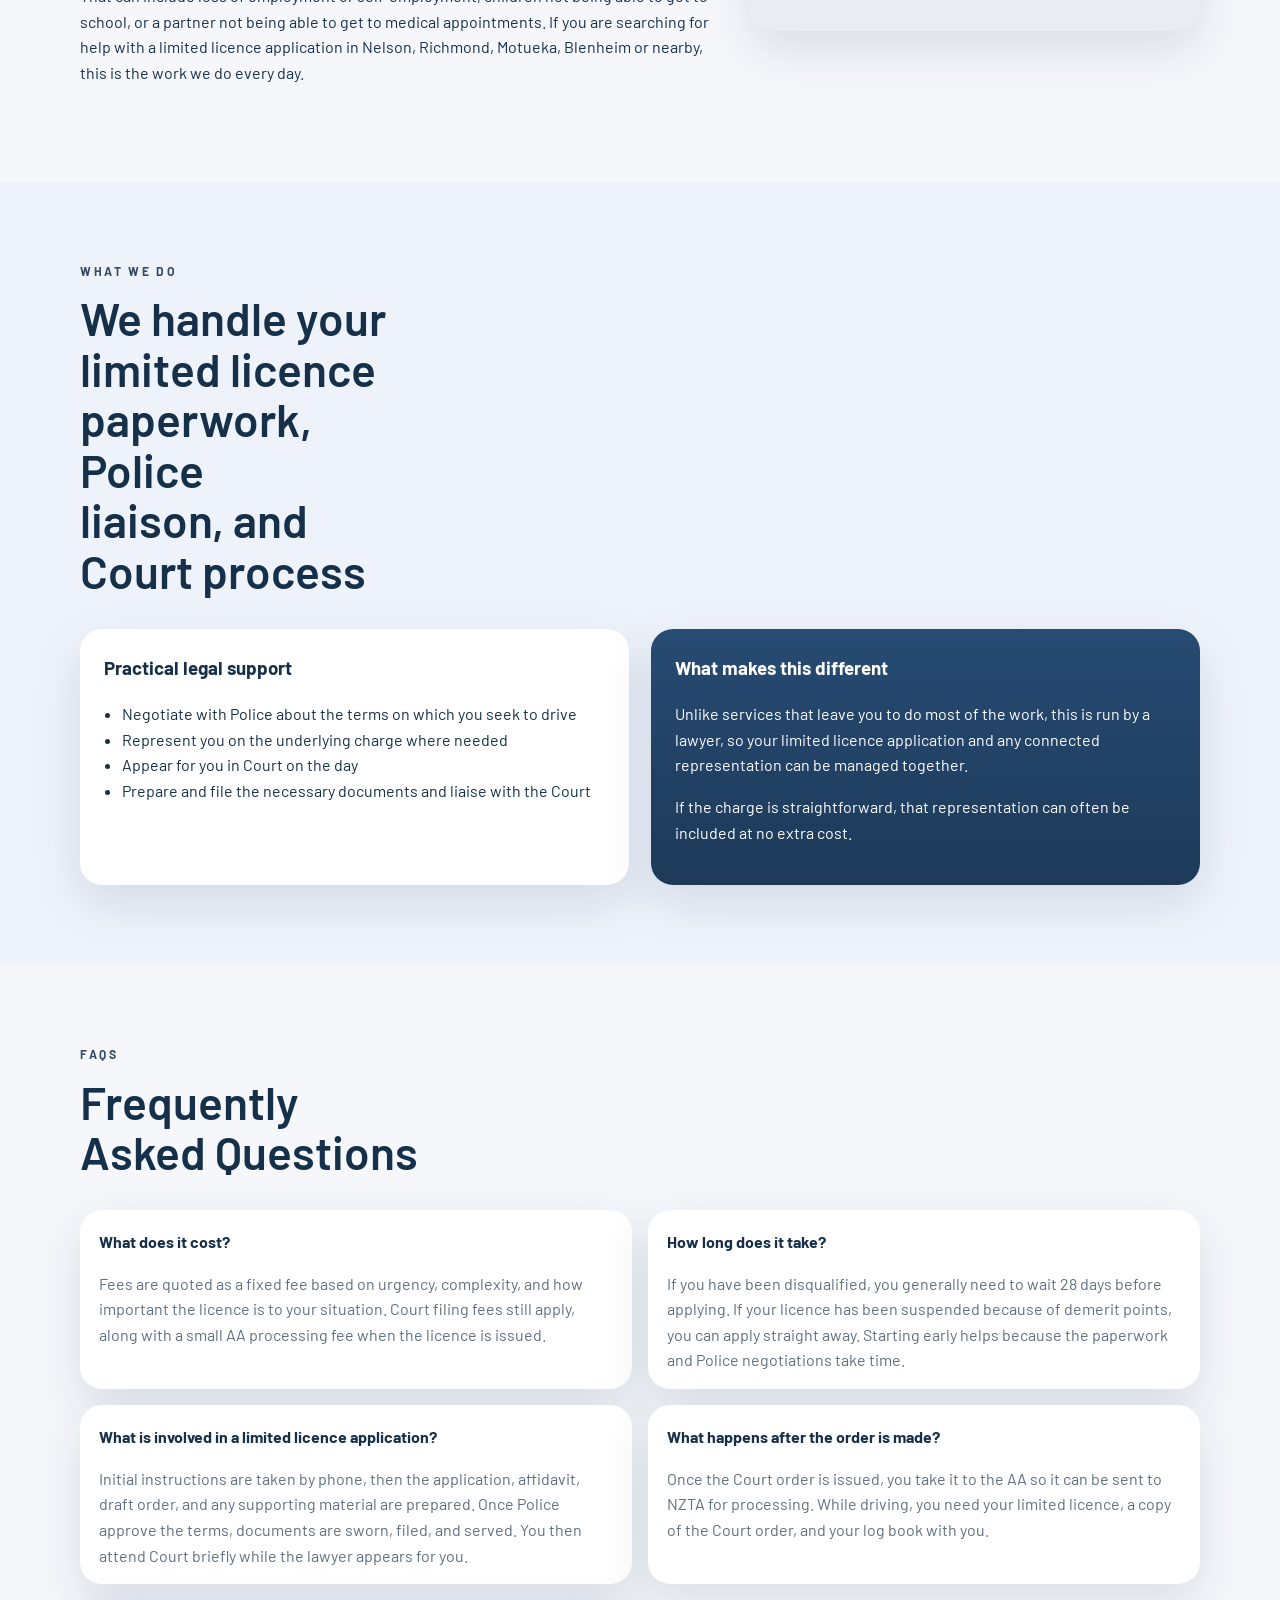
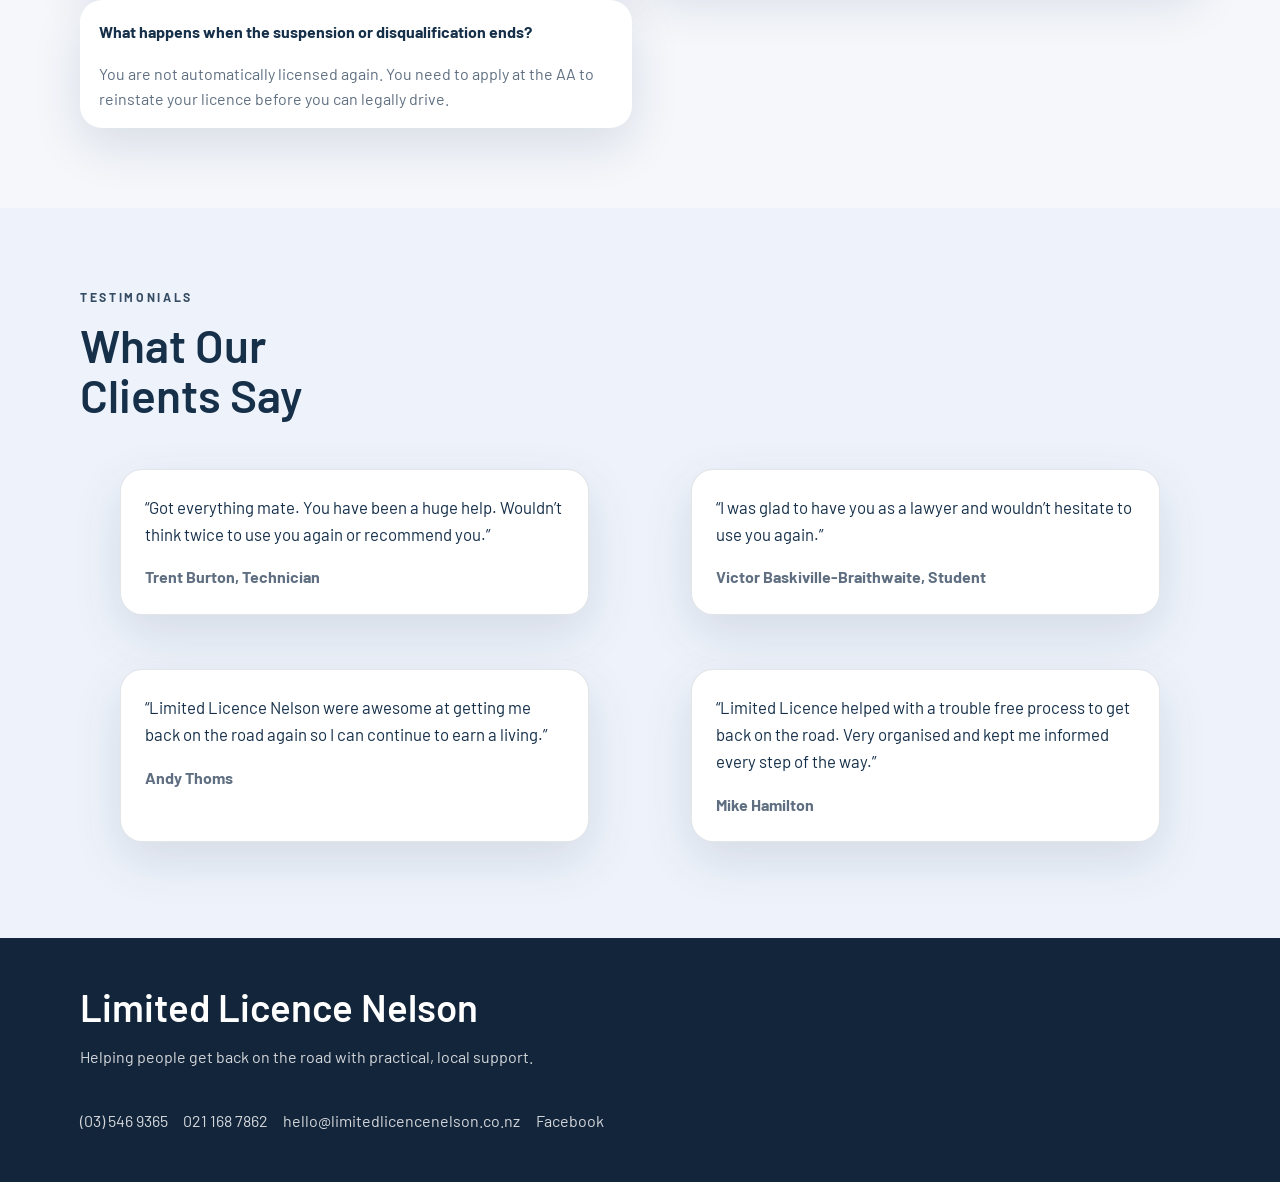
<file: testimonials/matt-hunt/index.html>
<!doctype html>
<html lang="en-NZ">
  <head>
    <meta charset="utf-8" />
    <meta name="viewport" content="width=device-width, initial-scale=1" />
    <title>Testimonials | Limited Licence Nelson</title>
    <meta name="robots" content="noindex, follow" />
    <link rel="canonical" href="https://limitedlicencenelson.co.nz/#testimonials" />
    <meta http-equiv="refresh" content="0; url=/#testimonials" />
    <script>
      window.location.replace('/#testimonials');
    </script>
  </head>
  <body>
    <p>
      Testimonials are on the
      <a href="/#testimonials">Limited Licence Nelson home page</a>.
    </p>
  </body>
</html>
</file>
<file: styles.css>
:root {
  --bg: #f5f7fb;
  --surface: #ffffff;
  --surface-alt: #eef3fb;
  --text: #16304a;
  --muted: #5f6f81;
  --line: rgba(22, 48, 74, 0.12);
  --brand: #274b73;
  --brand-strong: #1d3a59;
  --accent: #66a179;
  --shadow: 0 18px 50px rgba(18, 44, 76, 0.12);
  --radius: 22px;
  --wrapper: min(1120px, calc(100vw - 2rem));
  --font-sans: "Barlow", ui-sans-serif, system-ui, -apple-system, BlinkMacSystemFont, "Segoe UI", sans-serif;
  --font-display: "Barlow", ui-sans-serif, system-ui, -apple-system, BlinkMacSystemFont, "Segoe UI", sans-serif;
}

* {
  box-sizing: border-box;
}

html {
  scroll-behavior: smooth;
}

body {
  margin: 0;
  font-family: var(--font-sans);
  color: var(--text);
  background: var(--bg);
  line-height: 1.6;
  font-size: 16px;
}

img {
  max-width: 100%;
  display: block;
}

A, a {
  color: inherit;
}

.wrapper {
  width: var(--wrapper);
  margin: 0 auto;
}

.site-header {
  position: sticky;
  top: 0;
  z-index: 20;
  background: rgba(255, 255, 255, 0.96);
  backdrop-filter: blur(10px);
  border-bottom: 1px solid rgba(22, 48, 74, 0.08);
}

.nav,
.footer-inner {
  display: flex;
  align-items: center;
  justify-content: space-between;
  gap: 1rem;
}

.topbar {
  background: #253041;
  color: rgba(255, 255, 255, 0.9);
}

.topbar-inner {
  min-height: 2.6rem;
  display: flex;
  align-items: center;
  justify-content: space-between;
  gap: 1rem;
}

.brand {
  font-family: var(--font-sans);
  font-size: 1.875rem;
  font-weight: 600;
  letter-spacing: 0;
  line-height: 1.6;
  color: #33455f;
  white-space: nowrap;
}

.topbar-links,
.nav-links,
.footer-links {
  display: flex;
  flex-wrap: wrap;
  align-items: center;
  gap: 0.7rem 0.95rem;
}

.topbar-links {
  font-size: 0.95rem;
  letter-spacing: 0;
}

.topbar-links a,
.footer-links a {
  text-decoration: none;
}

.topbar-links a {
  color: rgba(255, 255, 255, 0.86);
}

.topbar-links a:hover,
.social-link:hover {
  color: white;
}

.social-link:hover {
  transform: translateY(-1px);
  background: linear-gradient(180deg, #587db5, #3f63a0);
  box-shadow: 0 14px 28px rgba(9, 18, 32, 0.26), inset 0 1px 0 rgba(255, 255, 255, 0.18);
}

.topbar-sep {
  color: rgba(255, 255, 255, 0.34);
}

.social-link {
  display: inline-flex;
  align-items: center;
  justify-content: center;
  width: 2.2rem;
  height: 2.2rem;
  border-radius: 999px;
  color: white;
  background: linear-gradient(180deg, #4d6fa3, #35558a);
  border: 1px solid rgba(255, 255, 255, 0.18);
  box-shadow: 0 10px 24px rgba(9, 18, 32, 0.22), inset 0 1px 0 rgba(255, 255, 255, 0.14);
  transition: transform 0.2s ease, box-shadow 0.2s ease, background 0.2s ease;
}

.social-link svg {
  width: 1.18rem;
  height: 1.18rem;
  fill: currentColor;
}

.nav {
  padding: 0.9rem 0;
}

.nav-links a {
  text-decoration: none;
  color: #33455f;
  font-size: 1.0625rem;
  font-weight: 400;
}

.nav-links a:hover,
.footer-links a:hover {
  color: var(--brand-strong);
}

.nav-cta {
  color: var(--brand) !important;
  font-weight: 700;
}

.hero {
  position: relative;
  min-height: 82vh;
  background:
    linear-gradient(135deg, rgba(17, 36, 60, 0.78), rgba(39, 75, 115, 0.58));
  color: white;
}

.hero-image {
  position: absolute;
  inset: 0;
  width: 100%;
  height: 100%;
  object-fit: cover;
  z-index: -1;
}

.hero-overlay {
  position: absolute;
  inset: 0;
  background: linear-gradient(180deg, rgba(17, 36, 60, 0.18), rgba(17, 36, 60, 0.55));
}

.hero-inner {
  position: relative;
  z-index: 1;
  display: grid;
  grid-template-columns: 1.5fr minmax(280px, 380px);
  gap: 2rem;
  align-items: center;
  padding: 5rem 0;
}

.eyebrow {
  margin: 0 0 0.75rem;
  text-transform: uppercase;
  letter-spacing: 0.22em;
  font-size: 0.76rem;
  font-weight: 700;
  opacity: 0.85;
}

.hero h1,
.section-heading h2,
.site-footer h2,
.hero-card h2 {
  margin: 0;
  font-family: var(--font-display);
  font-weight: 600;
  line-height: 1.1;
  letter-spacing: 0;
}

.hero h1 {
  font-size: clamp(3rem, 6vw, 4.75rem);
  max-width: 10ch;
  text-wrap: balance;
}

.hero-text {
  margin: 1.3rem 0 0;
  max-width: 60ch;
  font-size: 1.15rem;
  color: rgba(255, 255, 255, 0.9);
}

.hero-actions {
  display: flex;
  flex-wrap: wrap;
  gap: 0.9rem;
  margin-top: 1.6rem;
}

.button {
  display: inline-flex;
  align-items: center;
  justify-content: center;
  min-height: 3.2rem;
  padding: 0.85rem 1.3rem;
  border-radius: 999px;
  text-decoration: none;
  font-weight: 700;
  transition: transform 140ms ease, background 140ms ease, color 140ms ease;
}

.button:hover {
  transform: translateY(-1px);
}

.button-primary {
  background: white;
  color: var(--brand-strong);
}

.button-secondary {
  border: 1px solid rgba(255, 255, 255, 0.32);
  color: white;
}

.hero-card,
.card,
.highlight-card,
.testimonial,
.faq-grid details {
  background: var(--surface);
  border-radius: var(--radius);
  box-shadow: var(--shadow);
}

.hero-card {
  color: var(--text);
  padding: 1.5rem;
}

.hero-card h2 {
  font-size: clamp(1.6rem, 2.5vw, 2rem);
  color: var(--brand-strong);
}

.hero-card h2,
.card h3,
.testimonial footer {
  margin-top: 0;
}

.contact-list {
  list-style: none;
  padding: 0;
  margin: 1rem 0;
}

.contact-list li + li {
  margin-top: 0.7rem;
}

.small-note {
  color: var(--muted);
  margin-bottom: 0;
}

.section {
  padding: 5rem 0;
}

.section-alt {
  background: var(--surface-alt);
}

.section-heading {
  max-width: 46rem;
  margin-bottom: 2rem;
}

.section-heading h2 {
  font-size: clamp(2.2rem, 4vw, 2.875rem);
  max-width: 13ch;
  text-wrap: balance;
}

.about-grid,
.process-grid,
.testimonials-grid,
.footer-inner {
  display: grid;
  gap: 1.4rem;
}

.about-grid {
  grid-template-columns: 1.3fr 0.9fr;
  align-items: start;
}

.highlight-card,
.card,
.testimonial {
  padding: 1.5rem;
}

.highlight-card {
  display: grid;
  grid-template-columns: auto 1fr;
  gap: 1rem;
  align-items: center;
  background: linear-gradient(180deg, rgba(102, 161, 121, 0.08), rgba(39, 75, 115, 0.06));
}

.stat {
  font-size: 2.8rem;
  font-weight: 800;
  color: var(--brand);
}

.process-grid,
.testimonials-grid {
  grid-template-columns: repeat(2, minmax(0, 1fr));
}

.card ul {
  padding-left: 1.1rem;
  margin-bottom: 0;
}

.accent-card {
  background: linear-gradient(180deg, #274b73, #1d3a59);
  color: white;
}

.faq-grid {
  display: grid;
  grid-template-columns: repeat(2, minmax(0, 1fr));
  gap: 1rem;
}

.faq-grid details {
  padding: 1.2rem 1.2rem 1rem;
}

.faq-grid summary {
  cursor: pointer;
  font-weight: 700;
  list-style: none;
}

.faq-grid summary::-webkit-details-marker {
  display: none;
}

.faq-grid details p {
  color: var(--muted);
  margin-bottom: 0;
}

.testimonial {
  border: 1px solid var(--line);
}

.testimonial p {
  margin-top: 0;
  font-size: 1.05rem;
}

.testimonial footer {
  color: var(--muted);
  font-weight: 700;
}

.site-footer {
  background: #13253a;
  color: white;
  padding: 3rem 0;
}

.site-footer h2 {
  font-size: clamp(1.9rem, 3vw, 2.5rem);
}

.site-footer p,
.site-footer a {
  color: rgba(255, 255, 255, 0.82);
}

@media (max-width: 900px) {
  .hero-inner,
  .about-grid,
  .process-grid,
  .faq-grid,
  .testimonials-grid,
  .footer-inner {
    grid-template-columns: 1fr;
  }

  .hero {
    min-height: auto;
  }

  .hero-inner {
    padding: 4rem 0;
  }

  .hero h1 {
    max-width: none;
  }
}

@media (max-width: 640px) {
  .topbar-inner,
  .nav {
    align-items: flex-start;
    flex-direction: column;
  }

  .topbar-links,
  .nav-links {
    gap: 0.45rem 0.75rem;
  }

  .topbar-sep {
    display: none;
  }

  .section {
    padding: 4rem 0;
  }

  .hero-card,
  .card,
  .highlight-card,
  .testimonial,
  .faq-grid details {
    border-radius: 18px;
  }
}
</file>
